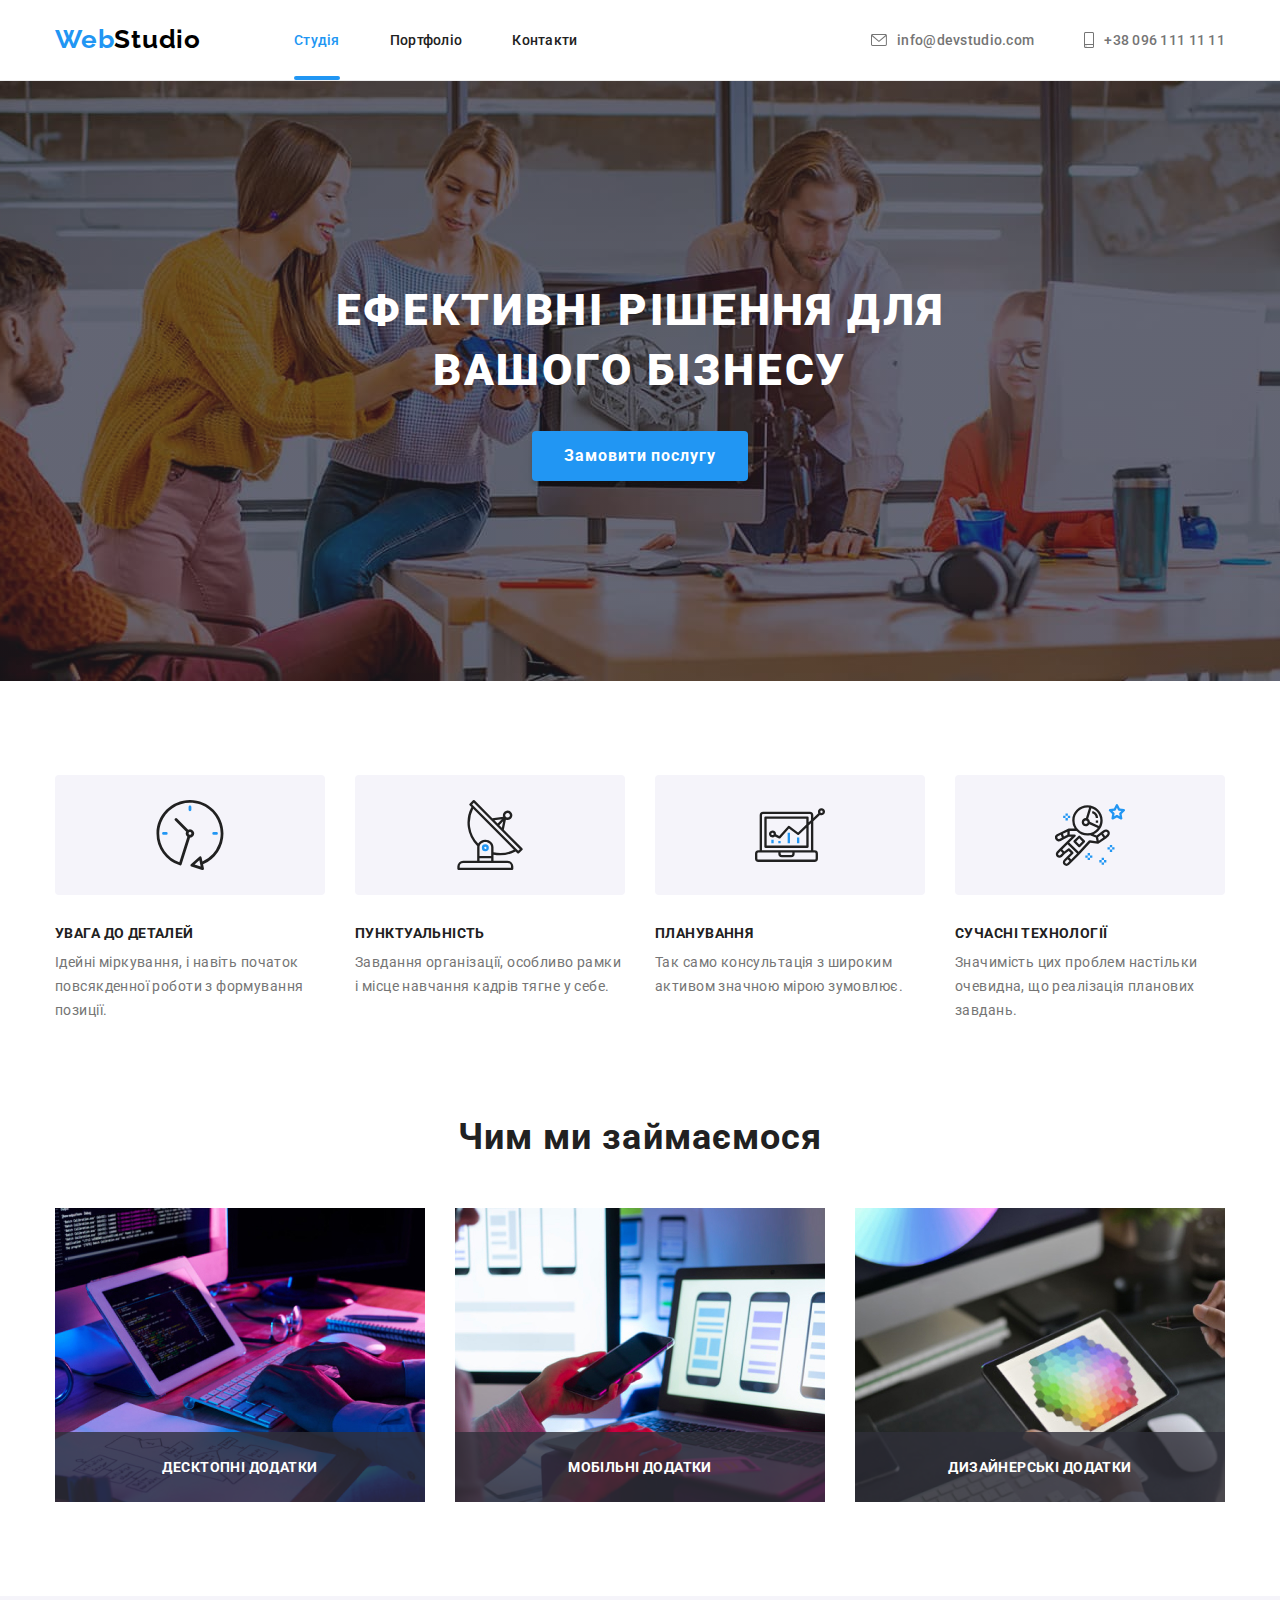
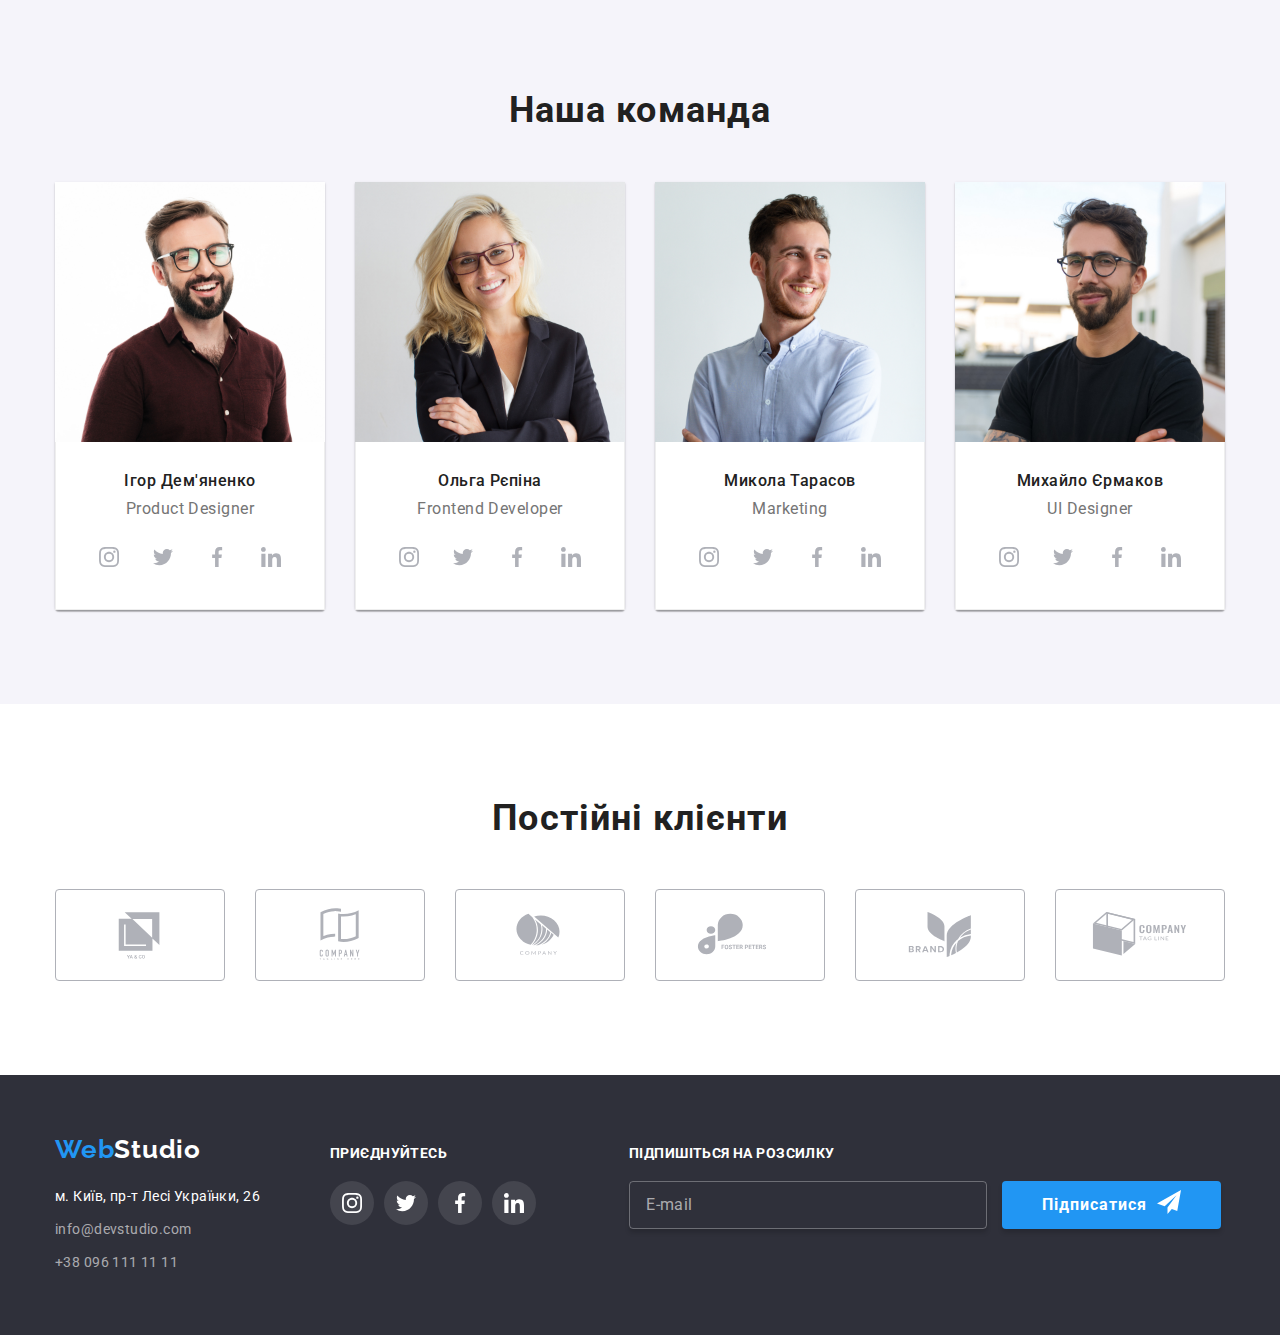
<file: index.html>
<!DOCTYPE html>
<html lang="uk">
<head>
    <meta charset="UTF-8">
    <meta http-equiv="X-UA-Compatible" content="IE=edge">
    <meta name="viewport" content="width=device-width, initial-scale=1.0">
    <title>WebStudio</title>
    <link rel="preconnect" href="https://fonts.googleapis.com">
    <link rel="preconnect" href="https://fonts.gstatic.com" crossorigin>
    <link
        href="https://fonts.googleapis.com/css2?family=Raleway:wght@700&family=Roboto:wght@400;500;700;900&display=swap"
        rel="stylesheet">
         <link rel="stylesheet"
        href="https://cdnjs.cloudflare.com/ajax/libs/modern-normalize/2.0.0/modern-normalize.min.css">
    <link rel="stylesheet" href="css/styles.css">

</head>
                                    <!-- header-->

    <header class="header">
    <div class="container page-header">
        <nav class=" main-nav">
            <a href="WebStudio" class="web-studio">Web<span>Studio</span> </a>
            <ul class="site-nav">
                <li class="item"><a href="#" class="link-current">Студія</a></li>
                <li class="item"><a href="portfolio.html" class="link">Портфоліо</a></li>
                <li class="item"><a href="#number" class="link">Контакти</a></li>
            </ul>
        </nav>
        <ul class="site-second">
            <li class="item1"><a class="studio-link" href="mailto:info@devstudio.com"  
              target="_blank" rel="noopener no-referrer"  aria-label="icon-email">
              <svg class="icon" width="16" height="12">
                <use href="./іmages/sprite.svg#iconemail"></use>
              </svg>
              info@devstudio.com</a>
            </li>

            <li class="item2"><a class="studio-link" href="tel:+380961111111"
             target="_blank" rel="noopener no-referrer"  aria-label="icon-email">
             <svg class="icon" width="10" height="16" >
                <use href="./іmages/sprite.svg#iconsmartphone"></use>
             </svg>
             +38 096 111 11 11</a>
            </li>
        </ul>
    </div>
    </header>
    
                                      <!-- main-->
    
    <main>
        <section class="section-hero">
          <div class="container">
            <h1 class="typography">Ефективні рішення для вашого бізнесу</h1>
            <button type="button" class="button" data-modal-open>Замовити послугу</button>
          </div>
          
          <div class="backdrop is-hidden" data-modal>
              <div class="modal-wrapper">
                <button class="modal-btn" data-modal-close>
                    <svg class="modal-close" width="18" height="18">
                       <use href="./іmages/sprite.svg#iconclose"></use>
                    </svg>
                </button>
                <p class="modal-form"></p>

            <strong class="font-title">Залиште свої дані, ми вам передзвонимо</strong>
        <form  class="modal-form">
            
            <div class="modal-div">
                <label class="modal-label" for="name">Імʼя</label>
                <input class="input-mod" type="text" name="name" id="name" required>
                <svg class="modal-svg" width="18" height="18">
                    <use href="./іmages/sprite.svg#iconperson"></use>
                </svg>
            </div>
             
            
            <div class="modal-div">
                <label class="modal-label" for="tel">Телефон</label>
                <input class="input-mod" type="tel" name="tel" id="tel" required>
                <svg class="modal-svg" width="18" height="18">
                    <use href="./іmages/sprite.svg#iconph"></use>
                </svg>
            </div>
             
            
            <div class="modal-div">
                <label class="modal-label" for="mail">Пошта</label>
                <input class="input-mod" type="email" name="mail" id="mail" required>
                <svg class="modal-svg" width="18" height="18">
                    <use href="./іmages/sprite.svg#iconmal"></use>
                </svg>
                
            </div>  
             

         <div class="modal-div">
            <label class="modal-label" for="coment">Коментар</label>
            <textarea class="holder-text" name="feedback" id="coment" rows="3" placeholder ="Введіть текст" ></textarea>
         </div>
            
            
            
           <div>
            <label class="policy-label" for="policy">
                <input class="text-input" type="checkbox" id="policy" name="text-input" required>
              Погоджуюся з розсилкою та приймаю <a class="policy-link" href="">Умови договору</a>
            </label>
           </div>
          
          
          <button class="modal-submit" type="submit">Відправити</button>

        </form>



              </div>
          </div>

        </section>

        <section class="feature-list">
            <div class="container">
             <ul class="feature-list ul">
                <li class="feature-list li">
                    <div class="middle-div">
                        <svg class="middle-svg" width="70" height="70">
                            <use href="./іmages/sprite.svg#iconclock"></use>
                        </svg>
                    </div>
                    <h3 class="title">УВАГА ДО ДЕТАЛЕЙ</h3>
                    <p class="paragraph">Ідейні міркування, і навіть початок повсякденної  роботи з формування позиції.
                    </p>
                    
                </li>
                <li class="feature-list li">
                    <div class="middle-div">
                       <svg class="middle-svg" width="70" height="70">
                        <use href="./іmages/sprite.svg#iconantenna"></use>
                       </svg>
                    </div>
                    <h3 class="title">ПУНКТУАЛЬНІСТЬ </h3>
                    <p class="paragraph">Завдання організації, особливо рамки і місце навчання кадрів тягне у себе.</p>
                </li>

                <li class="feature-list li">
                    <div class="middle-div">
                        <svg class="middle-svg" width="70" height="70">
                            <use href="./іmages/sprite.svg#icondiagram"></use>
                        </svg>
                    </div>
                    <h3 class="title">ПЛАНУВАННЯ</h3>
                    <p class="paragraph">Так само консультація з широким активом значною мірою зумовлює.</p>
                </li>
                <li class="feature-list li">
                <div class="middle-div">
                    <svg class="middle-svg" width="70" height="70">
                        <use href="./іmages/sprite.svg#iconastronaut"></use>
                    </svg>
                </div>
                    <h3 class="title">СУЧАСНІ ТЕХНОЛОГІЇ</h3>
                    <p class="paragraph">Значимість цих проблем настільки очевидна, що реалізація планових завдань.</p>
                </li>
            </ul>
            </div>
        </section>
   
    
        <section class="section-images">
        <div class="container">
            <h2 class="subject">Чим ми займаємося</h2>
            <ul class="images">
                <li class="images-li">
                    <img class="img" src="іmages/imgjpg1.jpg" alt="Людина друкує на клавіатурі" width="370">
                    <p class="paragraph-img">ДЕСКТОПНІ ДОДАТКИ</p>
                </li>

                <li class="images li">
                    <img class="img" src="іmages/box2jpg.jpg" alt="Дизайнер проектує" width="370">
                    <p class="paragraph-img">МОБІЛЬНІ ДОДАТКИ</p>
                </li>

                <li class="images li">
                    <img class="img" src="іmages/img3.jpg" alt="Дизайнер робить проект на планшеті" width="370">
                    <p class="paragraph-img">ДИЗАЙНЕРСЬКІ ДОДАТКИ</p>
                </li>
            </ul>
        </div>
        </section>
   
        
    
        <section class="bottom-section">
        <div class="container">
            <h2 class="subject">Наша команда</h2>
            <ul class="subject-icon">
                <li class="subject-li">
                    <img class="img" src="іmages/img1.jpg" alt="фото члена команди" width="270">
                    <div class="bottom-div">
                        <h3 class="subtitle"> Ігор Дем'яненко</h3>
                        <p class="lead">Product Designer</p>
                       
                        <ul class="social-list">
                            <li class="social-items">
                                <a class="social-links" href="https://www.instagram.com/" target="_blank" rel="no-referrer"
                                    aria-label="іконка Інстаграм">
                                    <svg width="20" height="20">
                                        <use href="./іmages/sprite.svg#iconinstagram"></use>
                                    </svg>
                                </a>
                            </li>
                            <li class="social-items">
                                <a class="social-links" href="https://twitter.com/?lang=uk" target="_blank" rel="no-referrer"
                                    aria-label="іконка Твіттер">
                                    <svg width="20" height="20">
                                        <use href="./іmages/sprite.svg#icontwitter"></use>
                                    </svg>
                                </a>
                            </li>
                            <li class="social-items">
                                <a class="social-links" href="https://www.facebook.com/?locale=uk_UA" target="_blank" rel="no-referrer"
                                    aria-label="іконка Фейсбук">
                                    <svg width="20" height="20">
                                        <use href="./іmages/sprite.svg#iconfacebook"></use>
                                    </svg>
                                </a>
                            </li>
                            <li class="social-items">
                                <a class="social-links" href="https://ua.linkedin.com/" target="_blank" rel="no-referrer"
                                    aria-label="іконка лінкеїн">
                                    <svg width="20" height="20">
                                        <use href="./іmages/sprite.svg#iconin"></use>
                                    </svg>
                                </a>
                            </li>
                        </ul>
                    </div>
                </li>


                <li class="subject-li" >
                    <img class="img" src="іmages/img2.jpg" alt="фото члена команди" width="270">
                    <div class="bottom-div">
                        <h3 class="subtitle">Ольга Рєпіна</h3>
                        <p class="lead">Frontend Developer</p>

                    <ul class="social-list">
                        <li class="social-items">
                            <a class="social-links" href="https://www.instagram.com/" target="_blank" rel="no-referrer"
                                aria-label="іконка Інстаграм">
                                <svg width="20" height="20">
                                    <use href="./іmages/sprite.svg#iconinstagram"></use>
                                </svg>
                            </a>
                        </li>
                        <li class="social-items">
                            <a class="social-links" href="https://twitter.com/?lang=uk" target="_blank" rel="no-referrer"
                                aria-label="іконка Твіттер">
                                <svg width="20" height="20">
                                    <use href="./іmages/sprite.svg#icontwitter"></use>
                                </svg>
                            </a>
                        </li>
                        <li class="social-items">
                            <a class="social-links" href="https://www.facebook.com/?locale=uk_UA" target="_blank" rel="no-referrer"
                                aria-label="іконка Фейсбук">
                                <svg width="20" height="20">
                                    <use href="./іmages/sprite.svg#iconfacebook"></use>
                                </svg>
                            </a>
                        </li>
                        <li class="social-items">
                            <a class="social-links" href="https://ua.linkedin.com/" target="_blank" rel="no-referrer"
                                aria-label="іконка лінкеїн">
                                <svg width="20" height="20">
                                    <use href="./іmages/sprite.svg#iconin"></use>
                                </svg>
                            </a>
                        </li>
                    </ul>
                    </div>
                </li >



                <li class="subject-li" >
                    <img class="img" src="іmages/imgjpg3.jpg" alt="фото члена команди" width="270">
                    <div class="bottom-div">
                        <h3 class="subtitle">Микола Тарасов</h3>
                        <p class="lead">Marketing</p>


                        <ul class="social-list">
                            <li class="social-items">
                                <a class="social-links" href="https://www.instagram.com/" target="_blank" rel="no-referrer"
                                    aria-label="іконка Інстаграм">
                                    <svg width="20" height="20">
                                        <use href="./іmages/sprite.svg#iconinstagram"></use>
                                    </svg>
                                </a>
                            </li>
                            <li class="social-items">
                                <a class="social-links" href="https://twitter.com/?lang=uk" target="_blank" rel="no-referrer"
                                    aria-label="іконка Твіттер">
                                    <svg width="20" height="20">
                                        <use href="./іmages/sprite.svg#icontwitter"></use>
                                    </svg>
                                </a>
                            </li>
                            <li class="social-items">
                                <a class="social-links" href="https://www.facebook.com/?locale=uk_UA" target="_blank" rel="no-referrer"
                                    aria-label="іконка Фейсбук">
                                    <svg width="20" height="20">
                                        <use href="./іmages/sprite.svg#iconfacebook"></use>
                                    </svg>
                                </a>
                            </li>
                            <li class="social-items">
                                <a class="social-links" href="https://ua.linkedin.com/" target="_blank" rel="no-referrer"
                                    aria-label="іконка лінкеїн">
                                    <svg width="20" height="20">
                                        <use href="./іmages/sprite.svg#iconin"></use>
                                    </svg>
                                </a>
                            </li>
                        </ul>
                    </div>
                    
                </li>
                <li class="subject-li" >
                    <img class="img" src="іmages/img4.jpg" alt="фото члена команди" width="270">
                    <div class="bottom-div">
                       <h3 class="subtitle">Михайло Єрмаков</h3>
                       <p class="lead">UI Designer</p>

                       
                    <ul class="social-list">
                        <li class="social-items">
                            <a class="social-links" href="https://www.instagram.com/" target="_blank" rel="no-referrer"
                                aria-label="іконка Інстаграм">
                                <svg width="20" height="20">
                                    <use href="./іmages/sprite.svg#iconinstagram"></use>
                                </svg>
                            </a>
                        </li>
                        <li class="social-items">
                            <a class="social-links" href="https://twitter.com/?lang=uk" target="_blank" rel="no-referrer"
                                aria-label="іконка Твіттер">
                                <svg width="20" height="20">
                                    <use href="./іmages/sprite.svg#icontwitter"></use>
                                </svg>
                            </a>
                        </li>
                        <li class="social-items">
                            <a class="social-links" href="https://www.facebook.com/?locale=uk_UA" target="_blank" rel="no-referrer"
                                aria-label="іконка Фейсбук">
                                <svg width="20" height="20">
                                    <use href="./іmages/sprite.svg#iconfacebook"></use>
                                </svg>
                            </a>
                        </li>
                        <li class="social-items">
                            <a class="social-links" href="https://ua.linkedin.com/" target="_blank" rel="no-referrer"
                                aria-label="іконка лінкеїн">
                                <svg width="20" height="20">
                                    <use href="./іmages/sprite.svg#iconin"></use>
                                </svg>
                            </a>
                        </li>
                    </ul>
                   </div>
                </li>
            </ul>
        </div>
        </section>


      <section class="clients-section">
        <div class="container">
            <h2 class="bottom-title">Постійні клієнти</h2>
            <ul class="clients-list"> 
                <li class="clients-item">
                    <a class="clients-links" href="">
                     <svg class="clients-icon" width="106" height="60">
                        <use href="./іmages/sprite.svg#iconLogo1"></use>
                     </svg>
                    </a>
                </li>
                <li class="clients-item">
                    <a class="clients-links" href="">
                        <svg class="clients-icon" width="106" height="60">
                            <use href="./іmages/sprite.svg#iconLogo2"></use>
                        </svg>
                    </a>
                </li>
                <li class="clients-item">
                    <a class="clients-links" href="">
                        <svg class="clients-icon" width="106" height="60">
                            <use href="./іmages/sprite.svg#iconLogo3"></use>
                        </svg>
                    </a>
                </li>
                <li class="clients-item">
                    <a class="clients-links" href="">
                        <svg class="clients-icon" width="106" height="60">
                            <use href="./іmages/sprite.svg#iconLogo4"></use>
                        </svg>
                    </a>
                </li>
                <li class="clients-item">
                    <a class="clients-links" href="">
                        <svg class="clients-icon" width="106" height="60">
                            <use href="./іmages/sprite.svg#iconLogo5"></use>
                        </svg>
                    </a>
                </li>
                <li class="clients-item">
                    <a class="clients-links" href="">
                        <svg class="clients-icon" width="106" height="60">
                            <use href="./іmages/sprite.svg#iconLogo6"></use>
                        </svg>
                    </a>
                </li>

            </ul>
        </div>
      </section>

    </main>


                                  <!--footer-->

                                    
    <footer class="footer">
     <div class="container  container-footer">
           <div class="footer-div1">
               <a href="WebStudio" class="studio-footer"> Web<span>Studio</span></a>
                 <address class="footer-address">
                <p class="address">м. Київ, пр-т Лесі Українки, 26</p>
                    <ul class="footer-ul">
                         <li class="footer-li"><a href="mailto:info@devstudio.com" class="mail">info@devstudio.com</a></li>
                        <li><a href="tel:+380961111111" class="mail" id="#number" >+38 096 111 11 11</a></li>
                    </ul>
               </address>
             </div>

         <div class="footer-div2">
                <p class="footer-title">Приєднуйтесь</p>
                <ul class="bottom-list">
                    <li class="social-li">
                        <a class="bottom-links" href="https://www.instagram.com/" target="_blank" rel="no-referrer"
                            aria-label="іконка Інстаграм">
                            <svg width="20" height="20">
                                <use href="./іmages/sprite.svg#iconinstagram"></use>
                            </svg>
                        </a>
                    </li>
                    <li class="social-li">
                        <a class="bottom-links" href="https://twitter.com/?lang=uk" target="_blank" rel="no-referrer"
                            aria-label="іконка Твіттер">
                            <svg width="20" height="20">
                                <use href="./іmages/sprite.svg#icontwitter"></use>
                            </svg>
                        </a>
                    </li>
                    <li class="social-li">
                        <a class="bottom-links" href="https://ua.linkedin.com/" target="_blank" rel="no-referrer"
                        aria-label="іконка Фейсбук">
                            <svg width="20" height="20">
                                <use href="./іmages/sprite.svg#iconfacebook"></use>
                            </svg>
                        </a>
                    </li>
                    <li class="social-li">
                        <a class="bottom-links" href="https://ua.linkedin.com/" target="_blank" rel="no-referrer"
                            aria-label="іконка лінкеїн">
                            <svg width="20" height="20">
                                <use href="./іmages/sprite.svg#iconin"></use>
                            </svg>
                        </a>
                    </li>
                </ul>
                </div>


                <form class="footer-form">
                    <label class="footer-label" for="email">Підпишіться на розсилку</label>
                    <input class="footer-input" type="email" name="footer-input" placeholder="E-mail" id="email">
                    <button class="footer-btn" type="submit">
                        Підписатися
                        <svg class="footer-svg" width="24" height="24">
                            <use href="./іmages/sprite.svg#iconicon-send"></use>
                        </svg>
                    </button>
                    
                </form>

                
     </div>
            
     
       

    


    </footer>

  
    <script src="./js/modal.js"></script>

</body>


</html>
</file>
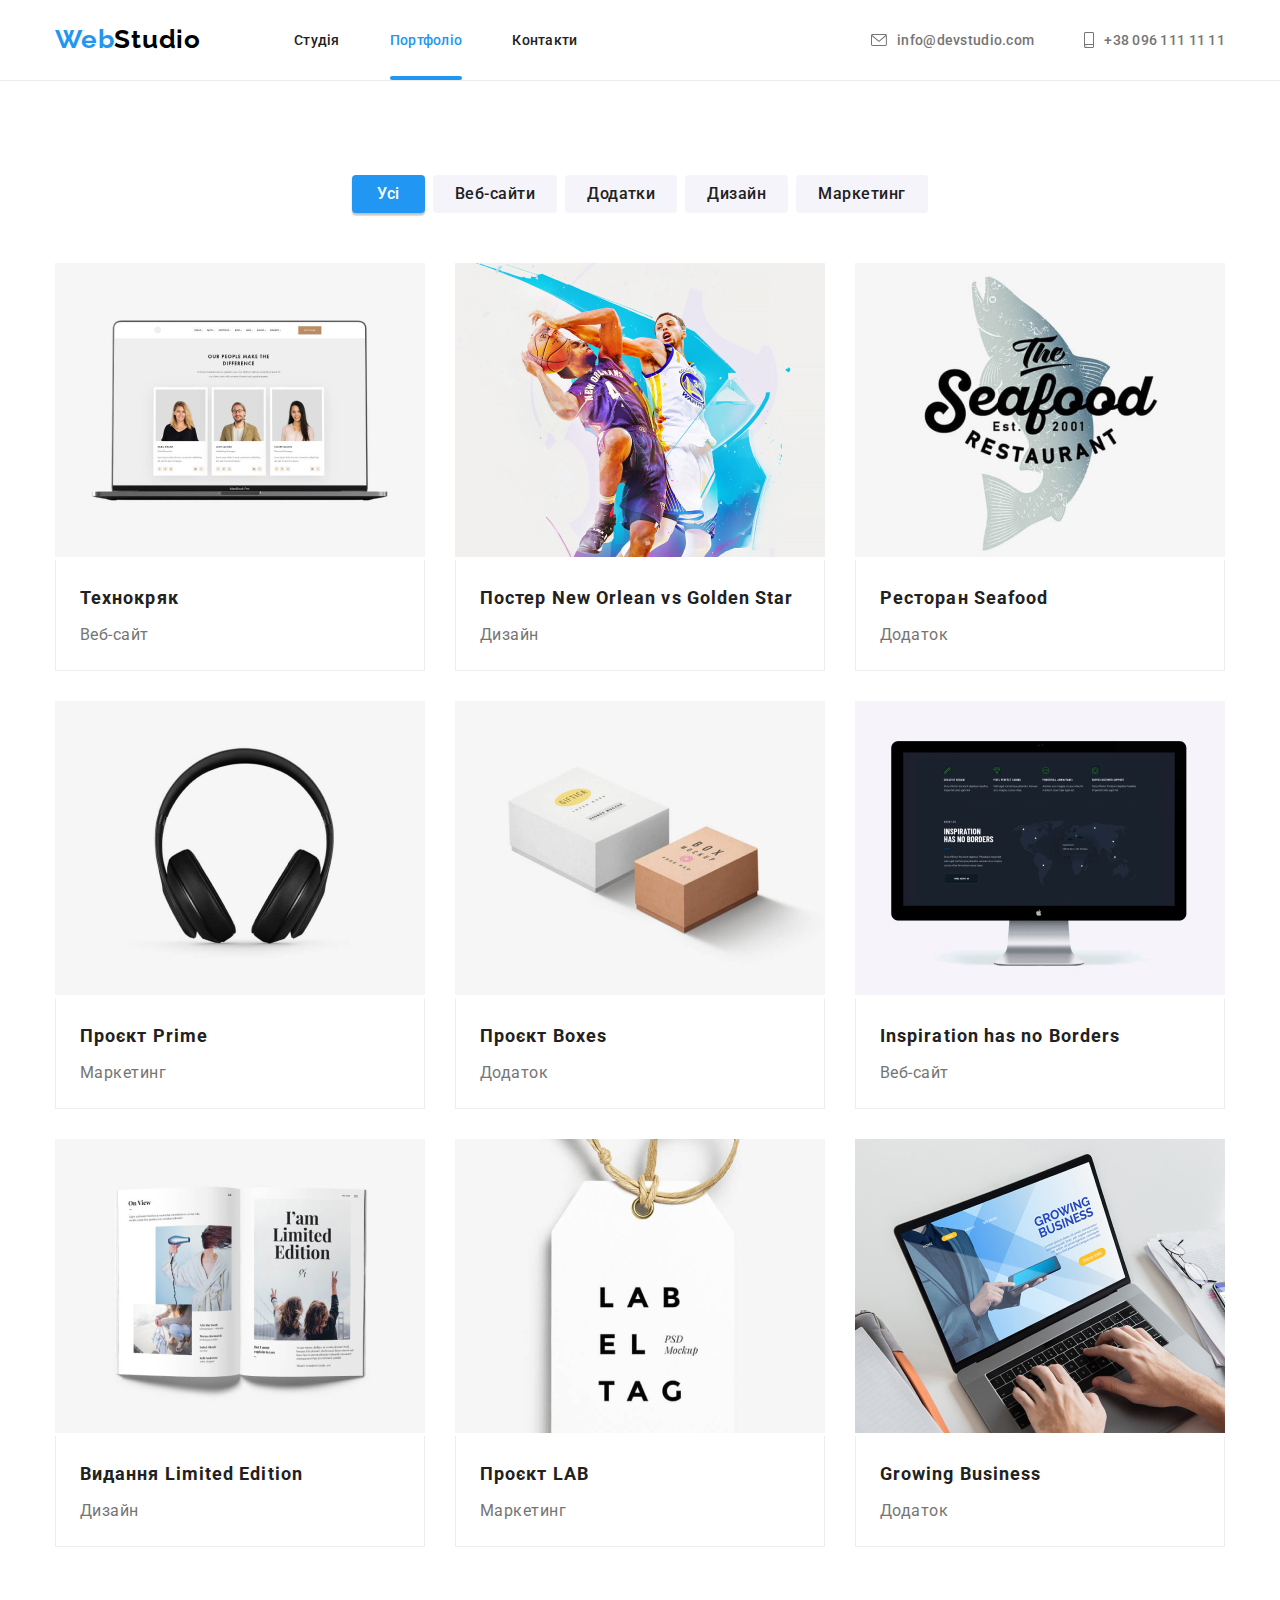
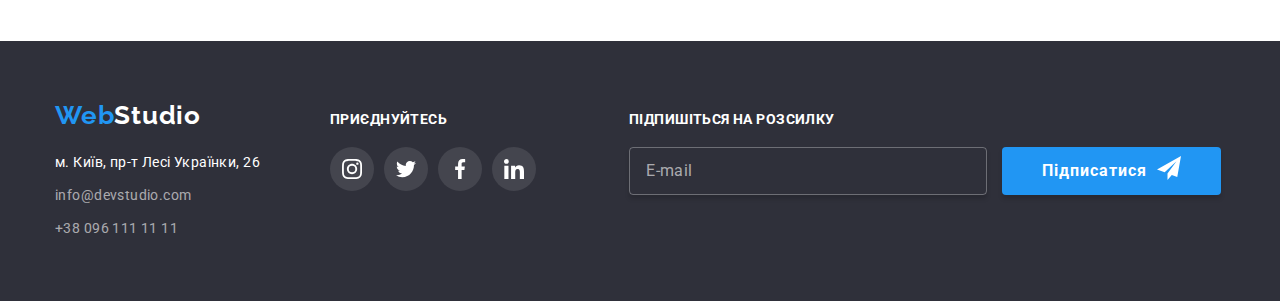
<file: portfolio.html>
<!DOCTYPE html>
<html lang="uk">

<head>
    <meta charset="UTF-8">
    <meta http-equiv="X-UA-Compatible" content="IE=edge">
    <meta name="viewport" content="width=device-width, initial-scale=1.0">
    <title>Portfolio</title>
    <link rel="preconnect" href="https://fonts.googleapis.com">
    <link rel="preconnect" href="https://fonts.gstatic.com" crossorigin>
    <link
        href="https://fonts.googleapis.com/css2?family=Raleway:wght@700&family=Roboto:wght@400;500;700;900&display=swap"
        rel="stylesheet">
    <link rel="stylesheet"
        href="https://cdnjs.cloudflare.com/ajax/libs/modern-normalize/2.0.0/modern-normalize.min.css">
    <link rel="stylesheet" href="css/styles.css">
</head>

<body>
    <header class="header">
        <div class="container page-header">
            <nav class=" main-nav">
                <a href="WebStudio" class="web-studio">Web<span>Studio</span> </a>
                <ul class="site-nav">
                    <li class="item"><a href="index.html" class="link">Студія</a></li>
                    <li class="item"><a href="#" class="link-current">Портфоліо</a></li>
                    <li class="item"><a href="#number" class="link">Контакти</a></li>
                </ul>
            </nav>
    
    
                <ul class="site-second">
            <li class="item1"><a class="studio-link" href="mailto:info@devstudio.com"  
              target="_blank" rel="noopener no-referrer"  aria-label="icon-email">
              <svg class="icon" width="16" height="12">
                <use href="./іmages/sprite.svg#iconemail"></use>
              </svg>
              info@devstudio.com</a>
            </li>

            <li class="item2"><a class="studio-link" href="tel:+380961111111"
             target="_blank" rel="noopener no-referrer"  aria-label="icon-email">
             <svg class="icon" width="10" height="16" >
                <use href="./іmages/sprite.svg#iconsmartphone"></use>
             </svg>
             +38 096 111 11 11</a>
            </li>
        </ul>
        </div>
    </header>
   

    <main>
            <section class="button-section">
            <div class="container">
                <ul class="links">
                    <li class="links-li"><button type="button" class="navigation-first">Усі</button></li>
                    <li class="links-li"><button type="button" class="navigation">Веб-сайти</button></li>
                    <li class="links-li"><button type="button" class="navigation">Додатки</button></li>
                    <li class="links-li"><button type="button" class="navigation">Дизайн</button></li>
                    <li class="links-li"><button type="button" class="navigation">Маркетинг</button></li>
                </ul>

                <ul class="tagline">
                    <li class="img">
                        <a class="list-links" href="">
                            <div class="overlay">
                                <img class="galery-images" src="іmages/img1.1jpg.jpg" alt="Веб-студіо" width="370">
                                   <p class="project-text">Ресурс пропонує комплексні пропозиції з різним рівнем функціоналу та сервісів.
                                   Все це дозволить відвідувачу отримати вичерпні відомості про компанію чи
                                   приватну особу.
                                   </p>
                            </div>

                            <div class="tagline-div">
                                <h3 class="subtitles">Технокряк</h3>
                                <p class="paragraph">Веб-сайт</p>
                            </div>
                                         
                        </a>
                    </li>

                    <li class="img">
                       
                        <a class="list-links" href="">
                        <div class="overlay">
                            <img src="іmages/img2.2jpg.jpg" alt="Веб-студіо" width="370">
                                <p class="project-text">Ресурс пропонує комплексні пропозиції з різним рівнем функціоналу та сервісів.
                                    Все це дозволить відвідувачу отримати вичерпні відомості про компанію чи
                                    приватну особу.
                                </p>
                        </div>

                        <div class="tagline-div">
                            <h3 class="subtitles">Постер New Orlean vs Golden Star</h3>
                            <p class="paragraph">Дизайн</p>
                        </div>  
                        </a>
                    </li>

                    <li class="img">
                        <a class="list-links" href="">
                            <div class="overlay">
                                <img src="іmages/img3.3.jpg" alt="Веб-студіо" width="370">
                                <p class="project-text">Ресурс пропонує комплексні пропозиції з різним рівнем функціоналу та сервісів.
                                    Все це дозволить відвідувачу отримати вичерпні відомості про компанію чи
                                    приватну особу.
                                </p>
                            </div>
                        
                            <div class="tagline-div">
                            <h3 class="subtitles">Ресторан Seafood</h3>
                            <p class="paragraph">Додаток</p>
                            </div>
                        </a>
                    </li>

                    <li class="img">
                        <a class="list-links" href="">
                            <div class="overlay">
                                <img src="іmages/img4.4jpg.jpg" alt="Веб-студіо" width="370">
                                <p class="project-text">Ресурс пропонує комплексні пропозиції з різним рівнем функціоналу та сервісів.
                                    Все це дозволить відвідувачу отримати вичерпні відомості про компанію чи
                                    приватну особу.
                                </p>
                            </div>
                                 <div class="tagline-div">
                             <h3 class="subtitles">Проєкт Prime</h3>
                             <p class="paragraph">Маркетинг</p>
                            </div>
                        </a>
                    </li>

                    <li class="img">
                        <a class="list-links" href="">
                            <div class="overlay">
                                <img src="іmages/img5.5jpg.jpg" alt="Веб-студіо" width="370">
                                <p class="project-text">Ресурс пропонує комплексні пропозиції з різним рівнем функціоналу та сервісів.
                                    Все це дозволить відвідувачу отримати вичерпні відомості про компанію чи
                                    приватну особу.
                                </p>
                            </div>
                             <div class="tagline-div">
                            <h3 class="subtitles">Проєкт Boxes</h3>
                            <p class="paragraph">Додаток</p>
                            </div>
                        </a>
                    </li>

                    <li class="img">
                            <a class="list-links" href="">
                                <div class="overlay">
                                    <img src="іmages/img6.6jpg.jpg" alt="Веб-студіо" width="370">
                                    <p class="project-text">Ресурс пропонує комплексні пропозиції з різним рівнем функціоналу та сервісів.
                                        Все це дозволить відвідувачу отримати вичерпні відомості про компанію чи
                                        приватну особу.
                                    </p>
                                </div>
                                <div class="tagline-div">
                                 <h3 class="subtitles">Inspiration has no Borders</h3>
                                 <p class="paragraph">Веб-сайт</p>
                               </div>
                        </a>
                    </li>

                        <li class="img">
                            <a class="list-links" href="">
                                <div class="overlay">
                                    <img src="іmages/img7.7jpg.jpg" alt="Веб-студіо" width="370">
                                    <p class="project-text">Ресурс пропонує комплексні пропозиції з різним рівнем функціоналу та сервісів.
                                        Все це дозволить відвідувачу отримати вичерпні відомості про компанію чи
                                        приватну особу.
                                    </p>
                                </div>
                                 <div class="tagline-div">
                                   <h3 class="subtitles">Видання Limited Edition</h3>
                                   <p class="paragraph">Дизайн</p>
                                </div>
                            </a>
                       </li>

                        <li class="img">
                            <a class="list-links" href="">
                                <div class="overlay">
                                    <img src="іmages/img8.8jpg.jpg" alt="Веб-студіо" width="370">
                                    <p class="project-text">Ресурс пропонує комплексні пропозиції з різним рівнем функціоналу та сервісів.
                                        Все це дозволить відвідувачу отримати вичерпні відомості про компанію чи
                                        приватну особу.
                                    </p>
                                </div>
                                <div class="tagline-div">
                                   <h3 class="subtitles">Проєкт LAB</h3>
                                   <p class="paragraph">Маркетинг</p>
                               </div>  
                        </a>
                    </li>

                        <li class="img">
                            <a class="list-links" href="">
                                <div class="overlay">
                                    <img src="іmages/img9.9jpg.jpg" alt="Веб-студіо" width="370">
                                    <p class="project-text">Ресурс пропонує комплексні пропозиції з різним рівнем функціоналу та сервісів.
                                        Все це дозволить відвідувачу отримати вичерпні відомості про компанію чи
                                        приватну особу.
                                    </p>
                                </div>
                                 <div class="tagline-div">
                                <h3 class="subtitles">Growing Business</h3>
                                <p class="paragraph">Додаток</p>
                                 </div>
                        </a>
                         </li>

                </ul>
            </div>
            </section>
        
    </main>

<footer class="footer">
    <div class="container  container-footer">
        <div class="footer-div1">
            <a href="WebStudio" class="studio-footer"> Web<span>Studio</span></a>
            <address class="footer-address">
                <p class="address">м. Київ, пр-т Лесі Українки, 26</p>
                <ul class="footer-ul">
                    <li class="footer-li"><a href="mailto:info@devstudio.com" class="mail">info@devstudio.com</a></li>
                    <li><a href="tel:+380961111111" class="mail" id="number">+38 096 111 11 11</a></li>
                </ul>
            </address>
        </div>
 





        <div class="footer-div2">
            <p class="footer-title">Приєднуйтесь</p>
            <ul class="bottom-list">
                <li class="social-li">
                    <a class="bottom-links" href="https://www.instagram.com/" target="_blank" rel="no-referrer"
                        aria-label="іконка Інстаграм">
                        <svg width="20" height="20">
                            <use href="./іmages/sprite.svg#iconinstagram"></use>
                        </svg>
                    </a>
                </li>
                <li class="social-li">
                    <a class="bottom-links" href="https://twitter.com/?lang=uk" target="_blank" rel="no-referrer"
                        aria-label="іконка Твіттер">
                        <svg width="20" height="20">
                            <use href="./іmages/sprite.svg#icontwitter"></use>
                        </svg>
                    </a>
                </li>
                <li class="social-li">
                    <a class="bottom-links" href="https://ua.linkedin.com/" target="_blank" rel="no-referrer"
                        aria-label="іконка Фейсбук">
                        <svg width="20" height="20">
                            <use href="./іmages/sprite.svg#iconfacebook"></use>
                        </svg>
                    </a>
                </li>
                <li class="social-li">
                    <a class="bottom-links" href="https://ua.linkedin.com/" target="_blank" rel="no-referrer"
                        aria-label="іконка лінкеїн">
                        <svg width="20" height="20">
                            <use href="./іmages/sprite.svg#iconin"></use>
                        </svg>
                    </a>
                </li>
            </ul>
        </div>



        <form class="footer-form">
            <label class="footer-label" for="email">Підпишіться на розсилку</label>
            <input class="footer-input" type="email" name="footer-input" placeholder="E-mail">
            <button class="footer-btn" type="submit">
                Підписатися
                <svg class="footer-svg" width="24" height="24">
                    <use href="./іmages/sprite.svg#iconicon-send"></use>
                </svg>
            </button>
        
        </form>
    </div>

</footer>
</footer>


</body>
</file>
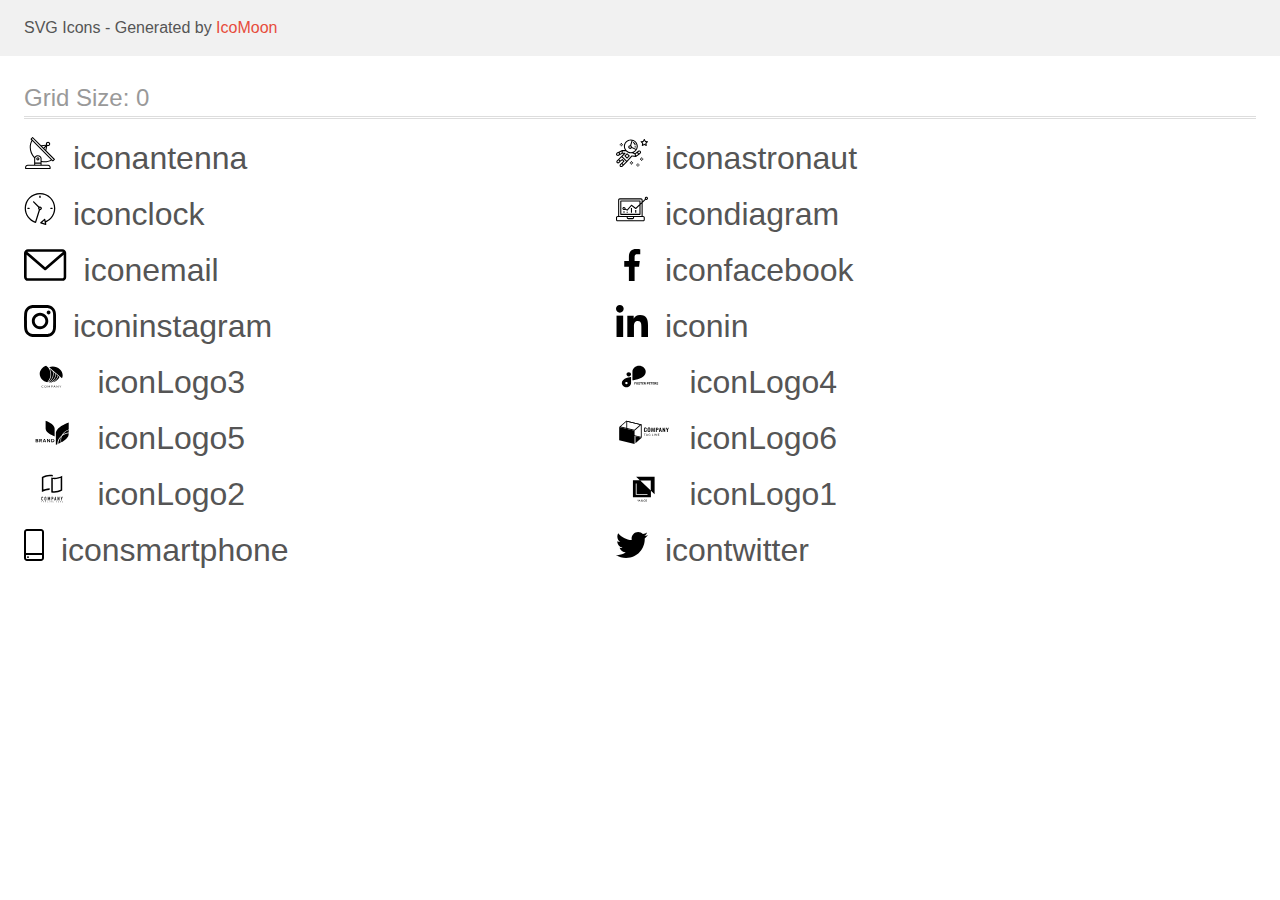
<file: icomoon/demo.html>
<!doctype html>
<html>
<head>
    <title>IcoMoon - SVG Icons</title>
    <meta charset="utf-8">
    <meta name="viewport" content="width=device-width, initial-scale=1">
    <link rel="stylesheet" href="demo-files/demo.css">
    <link rel="stylesheet" href="style.css">
</head>
<body>
<svg aria-hidden="true" style="position: absolute; width: 0; height: 0; overflow: hidden;" version="1.1" xmlns="http://www.w3.org/2000/svg" xmlns:xlink="http://www.w3.org/1999/xlink">
<defs>
<symbol id="iconantenna" viewBox="0 0 32 32">
<path d="M30.773 22.098l-8.443-8.505 0.937-4.615c0.242 0.094 0.499 0.144 0.758 0.146h0.006c1.192 0.014 2.17-0.941 2.184-2.133s-0.941-2.17-2.133-2.184c-1.192-0.014-2.17 0.941-2.184 2.133-0.003 0.255 0.039 0.509 0.125 0.749l-4.96 0.605-8.091-8.133c-0.099-0.101-0.235-0.159-0.377-0.16-0.14 0.001-0.274 0.056-0.373 0.155l-1.513 1.504c-0.208 0.208-0.208 0.546 0 0.754l0.814 0.826c-3.153 5.798-2.129 12.978 2.519 17.663 0.043 0.041 0.092 0.074 0.146 0.098-0.034 0.18-0.051 0.364-0.052 0.547v6.187h-6.4c-1.472 0.002-2.665 1.195-2.667 2.667v1.067c0 0.295 0.239 0.533 0.533 0.533h24.533c0.295 0 0.533-0.239 0.533-0.533v-1.067c-0.002-1.472-1.195-2.665-2.667-2.667h-6.4v-2.742c1.003 0.21 2.024 0.317 3.049 0.32 2.458-0.003 4.877-0.615 7.040-1.783l0.818 0.823c0.099 0.101 0.235 0.159 0.377 0.16 0.14-0.001 0.274-0.056 0.373-0.155l1.513-1.504c0.208-0.208 0.208-0.546 0-0.754zM23.28 6.233c0.418-0.415 1.093-0.414 1.508 0.004s0.414 1.093-0.004 1.508c-0.2 0.199-0.47 0.31-0.752 0.31h-0.003c-0.589-0.003-1.064-0.483-1.061-1.072 0.002-0.282 0.115-0.552 0.314-0.751h-0.002zM22.024 9.738l-0.598 2.946-1.175-1.182 1.774-1.763zM21.419 8.836l-1.92 1.909-1.485-1.493 3.405-0.415zM24.004 28.8c0.884 0 1.6 0.716 1.6 1.6v0.533h-23.467v-0.533c0-0.884 0.716-1.6 1.6-1.6h20.267zM16.537 26.667v1.067h-5.333v-1.067h5.333zM11.204 25.6v-4.053c0-1.294 1.196-2.347 2.667-2.347s2.667 1.053 2.667 2.347v4.053h-5.333zM17.604 23.904v-2.357c0-1.882-1.675-3.413-3.733-3.413-1.331-0.020-2.576 0.657-3.281 1.786-4.058-4.274-4.971-10.645-2.279-15.887l18.602 18.708c-2.872 1.461-6.165 1.873-9.309 1.163zM28.893 23.22l-21.057-21.181 0.755-0.752 7.935 7.98c0.004 0 0.006 0.007 0.010 0.010l13.115 13.191-0.757 0.752z"></path>
<path d="M13.876 20.267h-0.005c-0.884-0.001-1.601 0.714-1.602 1.598s0.714 1.601 1.598 1.602h0.005c0.884 0.001 1.601-0.714 1.602-1.598s-0.714-1.601-1.598-1.602zM14.249 22.245c-0.1 0.1-0.236 0.156-0.378 0.155-0.295-0.002-0.532-0.242-0.531-0.536 0.001-0.141 0.057-0.276 0.157-0.375s0.233-0.154 0.373-0.155c0.295 0.002 0.532 0.241 0.53 0.536-0.001 0.141-0.057 0.276-0.157 0.375h0.005z"></path>
</symbol>
<symbol id="iconastronaut" viewBox="0 0 32 32">
<path d="M31.974 4.524c-0.063-0.193-0.229-0.333-0.43-0.363l-1.91-0.278-0.855-1.731c-0.179-0.365-0.777-0.365-0.956 0l-0.855 1.731-1.91 0.278c-0.201 0.029-0.367 0.17-0.431 0.363-0.062 0.193-0.011 0.405 0.135 0.547l1.383 1.348-0.326 1.903c-0.034 0.2 0.048 0.402 0.212 0.522 0.166 0.121 0.382 0.135 0.562 0.040l1.709-0.899 1.709 0.899c0.078 0.041 0.164 0.061 0.249 0.061 0.11 0 0.221-0.034 0.314-0.102 0.164-0.119 0.246-0.322 0.212-0.522l-0.326-1.903 1.383-1.348c0.145-0.142 0.197-0.354 0.135-0.547zM29.511 5.851c-0.125 0.122-0.183 0.299-0.153 0.472l0.191 1.114-1-0.526c-0.078-0.041-0.163-0.061-0.249-0.061s-0.17 0.020-0.249 0.061l-1.001 0.526 0.191-1.114c0.030-0.173-0.028-0.349-0.153-0.472l-0.81-0.789 1.119-0.163c0.174-0.025 0.324-0.134 0.402-0.292l0.5-1.013 0.5 1.013c0.078 0.157 0.228 0.267 0.402 0.292l1.119 0.163-0.809 0.789z"></path>
<path d="M26.134 20.522h-1.067v1.067h1.067v-1.067z"></path>
<path d="M26.134 22.656h-1.067v1.067h1.067v-1.067z"></path>
<path d="M27.2 21.589h-1.067v1.067h1.067v-1.067z"></path>
<path d="M25.067 21.589h-1.067v1.067h1.067v-1.067z"></path>
<path d="M22.4 26.389h-1.067v1.067h1.067v-1.067z"></path>
<path d="M22.4 28.522h-1.067v1.067h1.067v-1.067z"></path>
<path d="M23.467 27.456h-1.067v1.067h1.067v-1.067z"></path>
<path d="M21.333 27.456h-1.067v1.067h1.067v-1.067z"></path>
<path d="M16 24.256h-1.067v1.067h1.067v-1.067z"></path>
<path d="M16 26.389h-1.067v1.067h1.067v-1.067z"></path>
<path d="M17.067 25.322h-1.067v1.067h1.067v-1.067z"></path>
<path d="M14.933 25.322h-1.067v1.067h1.067v-1.067z"></path>
<path d="M5.867 6.122h-1.067v1.067h1.067v-1.067z"></path>
<path d="M5.867 8.255h-1.067v1.067h1.067v-1.067z"></path>
<path d="M6.933 7.189h-1.067v1.067h1.067v-1.067z"></path>
<path d="M4.8 7.189h-1.067v1.067h1.067v-1.067z"></path>
<path d="M24.715 14.159c-0.287-0.388-0.709-0.637-1.188-0.705-0.481-0.068-0.956 0.058-1.34 0.352l-1.252 0.96-1.898 1.417-1.358-0.541c2.421-1.086 4.114-3.508 4.114-6.32 0-3.823-3.123-6.933-6.961-6.933s-6.961 3.11-6.961 6.933c0 1.386 0.414 2.674 1.12 3.758l-2.764-0.024c-0.002 0-0.003 0-0.005 0-0.009 0-0.015 0.004-0.023 0.005-0.053 0.002-0.105 0.013-0.155 0.031-0.013 0.005-0.026 0.008-0.038 0.013-0.006 0.003-0.013 0.003-0.019 0.006l-3.233 1.596c-0.001 0-0.001 0-0.001 0.001l-1.893 0.911c-0.021 0.009-0.042 0.021-0.063 0.035-0.755 0.502-1.012 1.489-0.598 2.295 0.22 0.429 0.595 0.745 1.056 0.889 0.178 0.055 0.359 0.083 0.539 0.083 0.29 0 0.577-0.071 0.839-0.211l1.388-0.738 2.264-1.169 1.357-0.008-5.442 5.416c-0.001 0.001-0.001 0.001-0.002 0.001l-1.339 1.333c-0.316 0.315-0.49 0.732-0.49 1.178s0.174 0.863 0.49 1.179c0.325 0.323 0.752 0.485 1.179 0.485s0.854-0.162 1.18-0.485l1.314-1.309 1.741-1.3 0.901 0.897-1.762 1.754c-0 0.001-0.001 0.001-0.002 0.001l-1.339 1.333c-0.316 0.315-0.49 0.732-0.49 1.178s0.174 0.863 0.49 1.179c0.325 0.323 0.753 0.485 1.18 0.485s0.855-0.162 1.18-0.485l3.482-3.467c0.001-0.001 0.001-0.001 0.001-0.002l1.010-1-0.004-0.004c0.006-0.006 0.015-0.009 0.022-0.015l5.166-5.658 3.471 0.494c0.025 0.004 0.050 0.005 0.075 0.005 0.065 0 0.127-0.015 0.187-0.038 0.018-0.006 0.033-0.015 0.050-0.023 0.019-0.010 0.039-0.015 0.058-0.027l3.213-2.133c0.012-0.008 0.018-0.021 0.029-0.029 0.013-0.010 0.029-0.014 0.041-0.026l1.271-1.191c0.662-0.62 0.753-1.635 0.212-2.362zM2.13 17.77c-0.173 0.093-0.37 0.111-0.558 0.052-0.187-0.058-0.338-0.186-0.427-0.358-0.161-0.314-0.068-0.695 0.214-0.902l1.314-0.632 0.449 1.312-0.992 0.528zM5.628 15.942l-1.548 0.8-0.439-1.283 2.027-1.001-0.040 1.484zM20.727 9.322c0 0.918-0.219 1.785-0.599 2.559l-4.181-1.899c-0.044-0.573-0.341-1.075-0.788-1.388l1.464-4.86c2.378 0.756 4.105 2.974 4.105 5.588zM8.938 9.322c0-3.235 2.644-5.867 5.894-5.867 0.253 0 0.5 0.021 0.745 0.052l-1.432 4.754c-0.019-0.001-0.037-0.006-0.057-0.006-1.033 0-1.873 0.837-1.873 1.867s0.84 1.867 1.873 1.867c0.694 0 1.294-0.383 1.618-0.945l3.862 1.755c-1.075 1.446-2.795 2.39-4.737 2.39-3.25 0-5.894-2.632-5.894-5.867zM14.894 10.122c0 0.441-0.362 0.8-0.806 0.8s-0.806-0.359-0.806-0.8c0-0.441 0.362-0.8 0.806-0.8s0.806 0.359 0.806 0.8zM2.465 25.146c-0.236 0.234-0.619 0.234-0.854 0.001-0.114-0.114-0.176-0.263-0.176-0.423s0.062-0.309 0.176-0.421l0.962-0.958 0.851 0.848-0.959 0.955zM5.679 28.88c-0.236 0.234-0.619 0.235-0.855 0.001-0.114-0.114-0.176-0.263-0.176-0.423s0.062-0.309 0.176-0.421l0.963-0.959 0.852 0.848-0.96 0.955zM9.16 25.411c-0.001 0-0.001 0-0.002 0.001l-1.765 1.76-0.852-0.848 1.763-1.755c0 0 0 0 0-0s0.001-0.001 0.002-0.001c0.040-0.040 0.065-0.088 0.090-0.135 0.007-0.014 0.020-0.026 0.026-0.040 0.017-0.041 0.019-0.085 0.026-0.129 0.003-0.025 0.014-0.047 0.014-0.073 0-0.036-0.013-0.070-0.020-0.106-0.006-0.032-0.006-0.065-0.019-0.095-0.020-0.050-0.055-0.094-0.091-0.138-0.010-0.012-0.014-0.027-0.025-0.038 0 0 0 0-0.001 0s-0.001-0.002-0.001-0.002l-1.607-1.6c-0.017-0.017-0.039-0.024-0.058-0.038-0.028-0.022-0.055-0.042-0.087-0.058-0.030-0.015-0.061-0.024-0.093-0.033-0.034-0.010-0.067-0.017-0.103-0.020-0.033-0.002-0.063 0.001-0.095 0.005-0.036 0.004-0.069 0.009-0.104 0.020-0.034 0.011-0.063 0.027-0.094 0.045-0.020 0.011-0.042 0.015-0.061 0.029l-1.773 1.324-0.901-0.897 2.399-2.386 4.361 4.289-0.928 0.919zM15.979 18.394c-0.015-0.002-0.030 0.004-0.045 0.003-0.039-0.002-0.076 0.001-0.115 0.007-0.030 0.005-0.059 0.011-0.088 0.021-0.034 0.012-0.065 0.028-0.097 0.047-0.030 0.018-0.057 0.037-0.083 0.061-0.013 0.011-0.028 0.017-0.040 0.029l-4.698 5.146-4.328-4.257 2.833-2.818c0.209-0.208 0.21-0.546 0.002-0.755-0.105-0.105-0.243-0.157-0.381-0.156v-0.001l-2.219 0.013 0.028-1.607 3.104 0.027c1.265 1.294 3.029 2.101 4.981 2.101 0.437 0 0.864-0.045 1.279-0.123 0.040 0.032 0.079 0.065 0.13 0.085l2.41 0.96 0.331 1.644-3.003-0.427zM20.020 18.572l-0.313-1.558 1.446-1.080 0.947 1.257-2.080 1.381zM23.774 15.741l-0.838 0.785-0.931-1.236 0.831-0.637c0.155-0.119 0.351-0.168 0.543-0.143 0.193 0.027 0.364 0.128 0.48 0.284 0.217 0.292 0.18 0.699-0.085 0.947z"></path>
<path d="M13.602 18.544l-2.143-2.133c-0.207-0.207-0.545-0.207-0.753 0l-2.142 2.133c-0.1 0.101-0.157 0.236-0.157 0.378s0.056 0.278 0.157 0.378l2.142 2.133c0.104 0.103 0.241 0.155 0.377 0.155s0.273-0.052 0.376-0.155l2.143-2.133c0.1-0.1 0.157-0.236 0.157-0.378s-0.057-0.278-0.157-0.378zM11.083 20.303l-1.387-1.381 1.387-1.381 1.387 1.381-1.387 1.381z"></path>
<path d="M17.164 5.071l-0.258 1.036c0.071 0.018 1.738 0.452 1.738 2.149h1.067c-0-2.017-1.666-2.965-2.547-3.185z"></path>
<path d="M19.711 9.322h-1.067v1.067h1.067v-1.067z"></path>
</symbol>
<symbol id="iconclock" viewBox="0 0 32 32">
<path d="M31.297 15.301c-0.002-8.452-6.855-15.303-15.308-15.301s-15.303 6.855-15.301 15.308c0.001 6.658 4.307 12.551 10.649 14.576 0.061 0.019 0.124 0.029 0.187 0.029 0.121-0 0.239-0.032 0.342-0.094 0.135-0.080 0.236-0.207 0.283-0.356l3.865-12.25c1.057-0.005 1.909-0.866 1.903-1.923s-0.866-1.909-1.923-1.903c-0.284 0.001-0.565 0.067-0.82 0.191l-5.106-5.107c-0.253-0.245-0.657-0.238-0.902 0.016-0.239 0.247-0.239 0.639 0 0.886l5.103 5.109c-0.392 0.799-0.168 1.764 0.536 2.309l-3.683 11.673c-7.278-2.681-11.004-10.754-8.323-18.032s10.754-11.004 18.032-8.323 11.004 10.754 8.323 18.032c-1.31 3.556-4.001 6.431-7.462 7.973l-0.398-1.874c-0.073-0.344-0.411-0.565-0.756-0.492-0.109 0.023-0.209 0.074-0.292 0.148l-3.837 3.426c-0.263 0.234-0.287 0.637-0.052 0.9 0.076 0.085 0.174 0.149 0.283 0.184l4.899 1.563c0.335 0.108 0.694-0.077 0.802-0.412 0.034-0.106 0.040-0.219 0.017-0.328l-0.391-1.839c5.664-2.388 9.342-7.942 9.329-14.089zM15.992 14.664c0.352 0 0.638 0.286 0.638 0.638s-0.286 0.638-0.638 0.638c-0.352 0-0.638-0.285-0.638-0.638s0.285-0.638 0.638-0.638zM18.093 29.528l2.184-1.948 0.603 2.84-2.787-0.892z"></path>
<path d="M15.354 3.185v1.275c0 0.352 0.285 0.638 0.638 0.638s0.638-0.285 0.638-0.638v-1.275c0-0.352-0.286-0.638-0.638-0.638s-0.638 0.286-0.638 0.638z"></path>
<path d="M3.876 14.664c-0.352 0-0.638 0.286-0.638 0.638s0.285 0.638 0.638 0.638h1.275c0.352 0 0.638-0.285 0.638-0.638s-0.285-0.638-0.638-0.638h-1.275z"></path>
<path d="M28.108 15.939c0.352 0 0.638-0.285 0.638-0.638s-0.285-0.638-0.638-0.638h-1.275c-0.352 0-0.638 0.286-0.638 0.638s0.286 0.638 0.638 0.638h1.275z"></path>
</symbol>
<symbol id="icondiagram" viewBox="0 0 32 32">
<path d="M14.926 14.965h1.066v4.798h-1.066v-4.797z"></path>
<path d="M19.19 17.097h1.066v2.665h-1.066v-2.665z"></path>
<path d="M10.661 18.696h1.066v1.066h-1.066v-1.066z"></path>
<path d="M7.463 18.163h1.066v1.599h-1.066v-1.599z"></path>
<path d="M1.599 28.291h25.587c0.883 0 1.599-0.716 1.599-1.599v-2.132c0-0.883-0.716-1.599-1.599-1.599h-0.533v-13.293l3.028-2.868c0.703 0.346 1.553 0.136 2.013-0.499s0.396-1.508-0.152-2.068-1.42-0.644-2.065-0.198c-0.644 0.446-0.873 1.292-0.542 2.002l-2.281 2.163v-1.23c0-0.883-0.716-1.599-1.599-1.599h-21.322c-0.883 0-1.599 0.716-1.599 1.599v15.992h-0.533c-0.883 0-1.599 0.716-1.599 1.599v2.132c0 0.883 0.716 1.599 1.599 1.599zM30.384 4.837c0.294 0 0.533 0.239 0.533 0.533s-0.239 0.533-0.533 0.533c-0.294 0-0.533-0.239-0.533-0.533s0.239-0.533 0.533-0.533zM3.198 6.969c0-0.294 0.239-0.533 0.533-0.533h21.322c0.294 0 0.533 0.239 0.533 0.533v2.239l-1.066 1.013v-2.186c0-0.294-0.239-0.533-0.533-0.533h-19.19c-0.294 0-0.533 0.239-0.533 0.533v13.326c0 0.294 0.239 0.533 0.533 0.533h19.19c0.294 0 0.533-0.239 0.533-0.533v-9.674l1.066-1.010v12.284h-22.388v-15.992zM7.996 13.899c-0.721-0.002-1.354 0.478-1.546 1.174s0.105 1.433 0.725 1.801c0.62 0.368 1.41 0.276 1.928-0.226l1.853 0.93c0.215 0.108 0.476 0.057 0.636-0.123l3.939-4.431 3.872 2.901c0.208 0.156 0.498 0.139 0.686-0.039l3.365-3.188v8.131h-18.124v-12.26h18.124v2.66l-3.771 3.572-3.904-2.927c-0.222-0.166-0.534-0.135-0.718 0.072l-3.993 4.493-1.493-0.746c0.011-0.064 0.018-0.129 0.020-0.193 0-0.883-0.716-1.599-1.599-1.599zM8.529 15.498c0 0.294-0.239 0.533-0.533 0.533s-0.533-0.239-0.533-0.533c0-0.294 0.239-0.533 0.533-0.533s0.533 0.239 0.533 0.533zM11.727 24.027h5.331v0.533c0 0.294-0.239 0.533-0.533 0.533h-4.264c-0.294 0-0.533-0.239-0.533-0.533v-0.533zM1.066 24.56c0-0.294 0.239-0.533 0.533-0.533h9.062v0.533c0 0.883 0.716 1.599 1.599 1.599h4.264c0.883 0 1.599-0.716 1.599-1.599v-0.533h9.062c0.294 0 0.533 0.239 0.533 0.533v2.132c0 0.294-0.239 0.533-0.533 0.533h-25.587c-0.294 0-0.533-0.239-0.533-0.533v-2.132z"></path>
</symbol>
<symbol id="iconemail" viewBox="0 0 43 32">
<path d="M38.667 0h-34.667c-2.206 0-4 1.794-4 4v24c0 2.206 1.794 4 4 4h34.667c2.206 0 4-1.794 4-4v-24c0-2.206-1.794-4-4-4zM38.667 2.667c0.181 0 0.353 0.038 0.511 0.103l-17.844 15.466-17.844-15.466c0.158-0.066 0.33-0.103 0.511-0.103h34.667zM38.667 29.333h-34.667c-0.736 0-1.333-0.598-1.333-1.333v-22.413l17.793 15.421c0.251 0.217 0.563 0.326 0.874 0.326s0.622-0.108 0.874-0.326l17.793-15.421v22.413c0 0.736-0.598 1.333-1.333 1.333z"></path>
</symbol>
<symbol id="iconfacebook" viewBox="0 0 32 32">
<path d="M21.329 5.313h2.921v-5.088c-0.504-0.069-2.237-0.225-4.256-0.225-4.212 0-7.097 2.649-7.097 7.519v4.481h-4.648v5.688h4.648v14.312h5.699v-14.311h4.46l0.708-5.688h-5.169v-3.919c0.001-1.644 0.444-2.769 2.735-2.769z"></path>
</symbol>
<symbol id="iconinstagram" viewBox="0 0 32 32">
<path d="M31.969 9.408c-0.075-1.7-0.35-2.869-0.744-3.882-0.406-1.075-1.032-2.038-1.851-2.838-0.8-0.813-1.769-1.444-2.832-1.844-1.019-0.394-2.182-0.669-3.882-0.744-1.713-0.081-2.257-0.1-6.601-0.1s-4.888 0.019-6.595 0.094c-1.7 0.075-2.869 0.35-3.882 0.744-1.075 0.406-2.038 1.031-2.838 1.85-0.813 0.8-1.444 1.769-1.844 2.832-0.394 1.019-0.669 2.182-0.744 3.882-0.081 1.713-0.1 2.257-0.1 6.601s0.019 4.888 0.094 6.595c0.075 1.7 0.35 2.869 0.744 3.882 0.406 1.075 1.038 2.038 1.85 2.838 0.8 0.813 1.769 1.444 2.832 1.844 1.019 0.394 2.182 0.669 3.882 0.744 1.706 0.075 2.25 0.094 6.595 0.094s4.888-0.019 6.595-0.094c1.7-0.075 2.869-0.35 3.882-0.744 2.151-0.832 3.851-2.532 4.682-4.682 0.394-1.019 0.669-2.182 0.744-3.882 0.075-1.707 0.094-2.251 0.094-6.595s-0.006-4.888-0.081-6.595zM29.087 22.473c-0.069 1.563-0.331 2.407-0.55 2.969-0.538 1.394-1.644 2.5-3.038 3.038-0.563 0.219-1.413 0.481-2.969 0.55-1.688 0.075-2.194 0.094-6.464 0.094s-4.782-0.019-6.464-0.094c-1.563-0.069-2.407-0.331-2.969-0.55-0.694-0.256-1.325-0.663-1.838-1.194-0.531-0.519-0.938-1.144-1.194-1.838-0.219-0.563-0.481-1.413-0.55-2.969-0.075-1.688-0.094-2.194-0.094-6.464s0.019-4.782 0.094-6.464c0.069-1.563 0.331-2.407 0.55-2.969 0.256-0.694 0.663-1.325 1.2-1.838 0.519-0.531 1.144-0.938 1.838-1.194 0.563-0.219 1.413-0.481 2.969-0.55 1.688-0.075 2.194-0.094 6.464-0.094 4.276 0 4.782 0.019 6.464 0.094 1.563 0.069 2.407 0.331 2.969 0.55 0.694 0.256 1.325 0.662 1.838 1.194 0.531 0.519 0.938 1.144 1.194 1.838 0.219 0.563 0.481 1.413 0.55 2.969 0.075 1.688 0.094 2.194 0.094 6.464s-0.019 4.77-0.094 6.458z"></path>
<path d="M16.059 7.783c-4.538 0-8.22 3.682-8.22 8.22s3.682 8.22 8.22 8.22c4.539 0 8.22-3.682 8.22-8.22s-3.682-8.22-8.22-8.22zM16.059 21.335c-2.944 0-5.332-2.388-5.332-5.332s2.388-5.332 5.332-5.332c2.944 0 5.332 2.388 5.332 5.332s-2.388 5.332-5.332 5.332z"></path>
<path d="M26.524 7.458c0 1.060-0.859 1.919-1.919 1.919s-1.919-0.859-1.919-1.919c0-1.060 0.859-1.919 1.919-1.919s1.919 0.859 1.919 1.919z"></path>
</symbol>
<symbol id="iconin" viewBox="0 0 32 32">
<path d="M31.992 32v-0.001h0.008v-11.736c0-5.741-1.236-10.164-7.948-10.164-3.227 0-5.392 1.771-6.276 3.449h-0.093v-2.913h-6.364v21.364h6.627v-10.579c0-2.785 0.528-5.479 3.977-5.479 3.399 0 3.449 3.179 3.449 5.657v10.401h6.62z"></path>
<path d="M0.528 10.636h6.635v21.364h-6.635v-21.364z"></path>
<path d="M3.843 0c-2.121 0-3.843 1.721-3.843 3.843s1.721 3.879 3.843 3.879c2.121 0 3.843-1.757 3.843-3.879-0.001-2.121-1.723-3.843-3.843-3.843v0z"></path>
</symbol>
<symbol id="iconLogo3" viewBox="0 0 57 32">
<path d="M19.417 26.187c0.008 0 0.017 0.002 0.025 0.005s0.015 0.007 0.020 0.013l0.116 0.111c-0.090 0.090-0.202 0.162-0.327 0.211-0.147 0.053-0.305 0.079-0.464 0.076-0.149 0.003-0.298-0.021-0.436-0.071-0.125-0.045-0.237-0.113-0.329-0.2-0.094-0.089-0.166-0.194-0.212-0.308-0.051-0.127-0.076-0.261-0.074-0.396-0.002-0.135 0.025-0.27 0.080-0.397 0.051-0.115 0.127-0.22 0.225-0.308 0.099-0.087 0.218-0.155 0.349-0.201 0.143-0.048 0.296-0.072 0.449-0.071 0.143-0.003 0.285 0.019 0.417 0.064 0.115 0.043 0.221 0.104 0.313 0.178l-0.097 0.119c-0.007 0.008-0.015 0.016-0.025 0.021-0.012 0.007-0.025 0.010-0.039 0.009-0.015-0.001-0.030-0.005-0.042-0.013l-0.052-0.032-0.073-0.040c-0.031-0.015-0.064-0.028-0.097-0.039-0.043-0.013-0.087-0.024-0.132-0.032-0.057-0.009-0.115-0.013-0.173-0.013-0.111-0.001-0.22 0.017-0.323 0.053-0.096 0.034-0.182 0.084-0.253 0.149-0.073 0.069-0.128 0.15-0.164 0.238-0.041 0.101-0.061 0.207-0.060 0.313-0.002 0.108 0.018 0.216 0.060 0.318 0.035 0.087 0.090 0.167 0.161 0.236 0.067 0.064 0.149 0.114 0.241 0.147 0.095 0.034 0.197 0.051 0.3 0.050 0.059 0.001 0.119-0.003 0.177-0.010 0.096-0.010 0.188-0.039 0.269-0.085 0.041-0.023 0.079-0.049 0.115-0.078 0.015-0.012 0.035-0.020 0.055-0.020z"></path>
<path d="M22.776 25.629c0.002 0.134-0.025 0.267-0.078 0.393-0.047 0.114-0.122 0.218-0.219 0.305s-0.214 0.155-0.344 0.2c-0.285 0.094-0.599 0.094-0.884 0-0.129-0.046-0.245-0.114-0.342-0.201-0.097-0.089-0.172-0.194-0.221-0.308-0.105-0.255-0.105-0.533 0-0.787 0.050-0.115 0.125-0.22 0.221-0.31 0.097-0.084 0.214-0.15 0.342-0.193 0.284-0.096 0.6-0.096 0.884 0 0.129 0.046 0.246 0.114 0.343 0.201 0.096 0.088 0.17 0.191 0.22 0.304 0.054 0.127 0.080 0.261 0.078 0.395zM22.47 25.629c0.002-0.107-0.016-0.214-0.055-0.316-0.033-0.087-0.086-0.168-0.156-0.236-0.068-0.065-0.152-0.116-0.246-0.149-0.207-0.069-0.436-0.069-0.643 0-0.094 0.033-0.178 0.084-0.246 0.149-0.071 0.068-0.125 0.149-0.157 0.236-0.074 0.206-0.074 0.426 0 0.632 0.033 0.087 0.086 0.168 0.157 0.236 0.068 0.065 0.152 0.115 0.246 0.148 0.207 0.067 0.435 0.067 0.643 0 0.093-0.033 0.177-0.083 0.246-0.148 0.070-0.069 0.123-0.149 0.156-0.236 0.039-0.102 0.058-0.209 0.055-0.316z"></path>
<path d="M25.067 25.96l0.030 0.071c0.012-0.025 0.022-0.048 0.033-0.071 0.011-0.024 0.024-0.047 0.038-0.070l0.743-1.174c0.015-0.020 0.028-0.033 0.042-0.037 0.020-0.005 0.040-0.007 0.061-0.006h0.22v1.909h-0.26v-1.404c0-0.018 0-0.038 0-0.059-0.001-0.022-0.001-0.044 0-0.066l-0.747 1.19c-0.009 0.018-0.025 0.033-0.044 0.043s-0.041 0.016-0.064 0.016h-0.042c-0.023 0-0.045-0.005-0.064-0.016s-0.034-0.026-0.044-0.044l-0.769-1.198c0 0.023 0 0.046 0 0.068s0 0.043 0 0.061v1.404h-0.252v-1.905h0.22c0.021-0.001 0.041 0.001 0.061 0.006 0.018 0.008 0.032 0.021 0.041 0.037l0.759 1.175c0.015 0.022 0.028 0.045 0.038 0.068z"></path>
<path d="M27.864 25.865v0.715h-0.291v-1.906h0.649c0.122-0.002 0.244 0.012 0.362 0.042 0.094 0.023 0.181 0.064 0.256 0.119 0.065 0.052 0.114 0.116 0.145 0.187 0.034 0.078 0.051 0.161 0.049 0.244 0.001 0.084-0.017 0.167-0.054 0.244-0.035 0.073-0.089 0.138-0.157 0.191-0.075 0.057-0.162 0.1-0.257 0.126-0.113 0.031-0.232 0.046-0.35 0.044l-0.352-0.005zM27.864 25.66h0.352c0.076 0.001 0.153-0.009 0.225-0.029 0.060-0.018 0.115-0.046 0.163-0.082 0.044-0.035 0.078-0.078 0.099-0.126 0.024-0.051 0.036-0.105 0.035-0.16 0.003-0.053-0.007-0.106-0.029-0.155s-0.057-0.094-0.102-0.13c-0.111-0.075-0.251-0.112-0.391-0.102h-0.352v0.786z"></path>
<path d="M31.772 26.583h-0.23c-0.023 0.001-0.046-0.006-0.064-0.018-0.017-0.012-0.029-0.027-0.038-0.044l-0.198-0.461h-0.993l-0.205 0.461c-0.008 0.017-0.020 0.032-0.036 0.043-0.018 0.013-0.042 0.020-0.065 0.019h-0.23l0.872-1.909h0.302l0.884 1.909zM30.333 25.874h0.82l-0.346-0.777c-0.026-0.058-0.048-0.118-0.065-0.179l-0.034 0.1c-0.010 0.030-0.022 0.058-0.032 0.081l-0.343 0.776z"></path>
<path d="M33.029 24.682c0.017 0.008 0.032 0.020 0.044 0.034l1.272 1.439c0-0.023 0-0.046 0-0.067s0-0.043 0-0.063v-1.352h0.26v1.909h-0.145c-0.021 0.001-0.041-0.003-0.060-0.011-0.018-0.009-0.034-0.021-0.047-0.035l-1.271-1.438c0.001 0.022 0.001 0.044 0 0.066 0 0.021 0 0.040 0 0.058v1.361h-0.26v-1.909h0.154c0.018-0 0.036 0.003 0.052 0.009z"></path>
<path d="M36.748 25.823v0.758h-0.291v-0.758l-0.804-1.15h0.26c0.022-0.001 0.045 0.005 0.063 0.016 0.016 0.012 0.029 0.027 0.039 0.043l0.503 0.742c0.020 0.032 0.038 0.061 0.052 0.088s0.026 0.054 0.036 0.081l0.038-0.082c0.014-0.030 0.031-0.059 0.049-0.087l0.496-0.747c0.010-0.015 0.023-0.028 0.038-0.040 0.017-0.013 0.040-0.020 0.063-0.019h0.263l-0.806 1.155z"></path>
<path d="M24.923 21.47c0.127 0.014 0.255 0.025 0.384 0.035 1.962-0.763 3.622-2.011 4.772-3.588s1.74-3.415 1.695-5.282l-2.162-1.879c0.44 1.988 0.234 4.043-0.594 5.935s-2.245 3.547-4.094 4.779z"></path>
<path d="M24.151 21.383l0.058 0.010c1.975-1.228 3.482-2.942 4.323-4.921s0.981-4.133 0.4-6.181l-3.080-2.676c1.246 2.2 1.747 4.661 1.446 7.098s-1.393 4.75-3.147 6.67z"></path>
<path d="M34.596 14.841c-0.523 2.052-1.794 3.902-3.624 5.276-0.534 0.404-1.111 0.763-1.722 1.074 1.49-0.38 2.859-1.053 4.003-1.966s2.030-2.042 2.592-3.3l-1.249-1.084z"></path>
<path d="M34.106 14.539l-1.778-1.545c-0.034 1.762-0.61 3.483-1.669 4.986s-2.562 2.731-4.352 3.559h0.009c0.399-0 0.798-0.021 1.194-0.062 1.673-0.593 3.151-1.537 4.303-2.748s1.94-2.65 2.295-4.189z"></path>
<path d="M24.409 6.486l-2.122-1.846c-1.897 0.637-3.528 1.756-4.68 3.212s-1.772 3.179-1.778 4.946v0c0.007 1.952 0.763 3.846 2.149 5.383s3.322 2.628 5.501 3.101c1.946-2.060 3.085-4.605 3.252-7.266s-0.647-5.299-2.323-7.53z"></path>
<path d="M39.008 14.255c-0.008-2.316-1.070-4.535-2.955-6.173s-4.439-2.561-7.105-2.567c-1.232-0.001-2.453 0.196-3.602 0.582l12.99 11.286c0.445-0.998 0.673-2.058 0.672-3.128z"></path>
</symbol>
<symbol id="iconLogo4" viewBox="0 0 57 32">
<path d="M12.878 11.255h-0.002c-1.279 0-2.316 0.921-2.316 2.058v0.001c0 1.137 1.037 2.058 2.316 2.058h0.002c1.279 0 2.316-0.921 2.316-2.058v-0.001c0-1.137-1.037-2.058-2.316-2.058z"></path>
<path d="M29.971 10.597c-0.004-1.579-0.711-3.092-1.967-4.208s-2.958-1.745-4.735-1.749v0c-1.777 0.003-3.48 0.631-4.737 1.748s-1.964 2.63-1.968 4.209v8.706c0 0 13.405-1.327 13.406-8.704v-0.001z"></path>
<path d="M5.867 22.16c0.003 1.098 0.496 2.151 1.369 2.928s2.058 1.215 3.294 1.218c1.236-0.003 2.42-0.441 3.294-1.218s1.366-1.829 1.37-2.927v-6.057c0 0-9.327 0.924-9.327 6.056zM10.53 23.245c-0.242 0-0.478-0.064-0.678-0.183s-0.357-0.289-0.45-0.487c-0.092-0.198-0.117-0.417-0.069-0.627s0.163-0.404 0.334-0.556c0.171-0.152 0.388-0.255 0.625-0.297s0.482-0.020 0.706 0.062c0.223 0.082 0.414 0.221 0.548 0.4s0.206 0.388 0.206 0.603c0.001 0.143-0.031 0.284-0.092 0.417s-0.151 0.252-0.264 0.353c-0.114 0.101-0.248 0.182-0.397 0.236s-0.308 0.083-0.468 0.083v-0.004z"></path>
<path d="M19.956 22.647h-0.9v0.93h-0.469v-2.275h1.481v0.38h-1.012v0.588h0.9v0.378zM22.209 22.491c0 0.224-0.040 0.42-0.119 0.589s-0.193 0.299-0.341 0.391c-0.147 0.092-0.316 0.137-0.506 0.137-0.189 0-0.357-0.045-0.505-0.136s-0.262-0.22-0.344-0.387c-0.081-0.169-0.122-0.363-0.123-0.581v-0.112c0-0.224 0.040-0.421 0.12-0.591 0.081-0.171 0.195-0.302 0.342-0.392 0.148-0.092 0.317-0.137 0.506-0.137s0.358 0.046 0.505 0.137c0.148 0.091 0.262 0.221 0.342 0.392 0.081 0.17 0.122 0.366 0.122 0.589v0.102zM21.734 22.388c0-0.238-0.043-0.42-0.128-0.544s-0.207-0.186-0.366-0.186c-0.157 0-0.279 0.061-0.364 0.184-0.085 0.122-0.129 0.301-0.13 0.538v0.111c0 0.232 0.043 0.412 0.128 0.541s0.208 0.192 0.369 0.192c0.157 0 0.278-0.061 0.363-0.184 0.084-0.124 0.127-0.304 0.128-0.541v-0.111zM23.73 22.98c0-0.089-0.031-0.156-0.094-0.203-0.063-0.048-0.175-0.098-0.337-0.15-0.163-0.053-0.291-0.105-0.386-0.156-0.258-0.14-0.387-0.328-0.387-0.564 0-0.123 0.034-0.232 0.103-0.328 0.070-0.097 0.169-0.172 0.298-0.227 0.13-0.054 0.276-0.081 0.438-0.081 0.163 0 0.307 0.030 0.434 0.089 0.127 0.058 0.226 0.141 0.295 0.248s0.106 0.229 0.106 0.366h-0.469c0-0.104-0.033-0.185-0.098-0.242s-0.158-0.087-0.277-0.087c-0.115 0-0.204 0.024-0.267 0.073-0.064 0.048-0.095 0.111-0.095 0.191 0 0.074 0.037 0.136 0.111 0.186 0.075 0.050 0.185 0.097 0.33 0.141 0.267 0.080 0.461 0.18 0.583 0.298s0.183 0.267 0.183 0.444c0 0.197-0.075 0.352-0.223 0.464-0.149 0.111-0.349 0.167-0.602 0.167-0.175 0-0.334-0.032-0.478-0.095-0.144-0.065-0.254-0.153-0.33-0.264s-0.113-0.241-0.113-0.388h0.47c0 0.251 0.15 0.377 0.45 0.377 0.111 0 0.198-0.022 0.261-0.067 0.063-0.046 0.094-0.109 0.094-0.191zM26.231 21.682h-0.697v1.895h-0.469v-1.895h-0.687v-0.38h1.853v0.38zM27.869 22.591h-0.9v0.609h1.056v0.377h-1.525v-2.275h1.522v0.38h-1.053v0.542h0.9v0.367zM29.142 22.744h-0.373v0.833h-0.469v-2.275h0.845c0.269 0 0.476 0.060 0.622 0.18s0.219 0.289 0.219 0.508c0 0.155-0.034 0.285-0.102 0.389-0.067 0.103-0.168 0.185-0.305 0.247l0.492 0.93v0.022h-0.503l-0.427-0.833zM28.769 22.365h0.378c0.118 0 0.209-0.030 0.273-0.089 0.065-0.060 0.097-0.143 0.097-0.248 0-0.107-0.031-0.192-0.092-0.253-0.060-0.061-0.154-0.092-0.28-0.092h-0.377v0.683zM31.609 22.775v0.802h-0.469v-2.275h0.887c0.171 0 0.321 0.031 0.45 0.094s0.23 0.152 0.3 0.267c0.070 0.115 0.105 0.245 0.105 0.392 0 0.223-0.077 0.399-0.23 0.528-0.152 0.128-0.363 0.192-0.633 0.192h-0.411zM31.609 22.396h0.419c0.124 0 0.218-0.029 0.283-0.088 0.066-0.058 0.098-0.142 0.098-0.25 0-0.111-0.033-0.202-0.098-0.27s-0.156-0.104-0.272-0.106h-0.43v0.714zM34.575 22.591h-0.9v0.609h1.056v0.377h-1.525v-2.275h1.522v0.38h-1.053v0.542h0.9v0.367zM36.75 21.682h-0.697v1.895h-0.469v-1.895h-0.688v-0.38h1.853v0.38zM38.387 22.591h-0.9v0.609h1.056v0.377h-1.525v-2.275h1.522v0.38h-1.053v0.542h0.9v0.367zM39.661 22.744h-0.373v0.833h-0.469v-2.275h0.845c0.269 0 0.476 0.060 0.622 0.18s0.219 0.289 0.219 0.508c0 0.155-0.034 0.285-0.102 0.389-0.067 0.103-0.168 0.185-0.305 0.247l0.492 0.93v0.022h-0.503l-0.427-0.833zM39.287 22.365h0.378c0.118 0 0.209-0.030 0.273-0.089 0.065-0.060 0.097-0.143 0.097-0.248 0-0.107-0.031-0.192-0.092-0.253-0.060-0.061-0.154-0.092-0.28-0.092h-0.377v0.683zM42.042 22.98c0-0.089-0.031-0.156-0.094-0.203-0.063-0.048-0.175-0.098-0.337-0.15-0.163-0.053-0.291-0.105-0.386-0.156-0.258-0.14-0.388-0.328-0.388-0.564 0-0.123 0.034-0.232 0.103-0.328 0.070-0.097 0.169-0.172 0.298-0.227 0.13-0.054 0.276-0.081 0.438-0.081 0.163 0 0.307 0.030 0.434 0.089 0.127 0.058 0.226 0.141 0.295 0.248 0.071 0.107 0.106 0.229 0.106 0.366h-0.469c0-0.104-0.033-0.185-0.098-0.242s-0.158-0.087-0.277-0.087c-0.115 0-0.204 0.024-0.267 0.073-0.064 0.048-0.095 0.111-0.095 0.191 0 0.074 0.037 0.136 0.111 0.186 0.075 0.050 0.185 0.097 0.33 0.141 0.267 0.080 0.461 0.18 0.583 0.298s0.183 0.267 0.183 0.444c0 0.197-0.074 0.352-0.223 0.464-0.149 0.111-0.349 0.167-0.602 0.167-0.175 0-0.334-0.032-0.478-0.095-0.144-0.065-0.254-0.153-0.33-0.264-0.075-0.111-0.112-0.241-0.112-0.388h0.47c0 0.251 0.15 0.377 0.45 0.377 0.111 0 0.198-0.022 0.261-0.067 0.063-0.046 0.094-0.109 0.094-0.191z"></path>
</symbol>
<symbol id="iconLogo5" viewBox="0 0 57 32">
<path d="M14.27 23.859c0.13 0.147 0.199 0.332 0.196 0.521 0.007 0.123-0.017 0.247-0.070 0.361s-0.132 0.216-0.233 0.297c-0.252 0.175-0.565 0.26-0.881 0.24h-1.549v-3.302h1.517c0.299-0.018 0.596 0.059 0.84 0.219 0.098 0.075 0.176 0.17 0.227 0.277s0.074 0.224 0.068 0.341c0.009 0.182-0.054 0.361-0.176 0.505-0.118 0.131-0.28 0.222-0.462 0.258 0.205 0.034 0.391 0.134 0.523 0.282zM12.454 23.36h0.648c0.147 0.010 0.294-0.029 0.412-0.11 0.049-0.040 0.087-0.090 0.111-0.146s0.034-0.116 0.028-0.176c0.005-0.060-0.005-0.12-0.029-0.175s-0.061-0.106-0.108-0.147c-0.122-0.083-0.273-0.123-0.425-0.111h-0.638v0.866zM13.578 24.627c0.052-0.041 0.093-0.093 0.12-0.151s0.038-0.121 0.034-0.184c0.004-0.064-0.008-0.127-0.035-0.186s-0.069-0.111-0.121-0.153c-0.127-0.086-0.283-0.128-0.44-0.119h-0.68v0.908h0.689c0.155 0.008 0.309-0.032 0.435-0.114z"></path>
<path d="M17.371 25.278l-0.844-1.291h-0.317v1.291h-0.726v-3.302h1.374c0.346-0.022 0.689 0.078 0.957 0.281 0.192 0.179 0.308 0.415 0.327 0.666s-0.061 0.499-0.224 0.7c-0.17 0.178-0.401 0.296-0.655 0.336l0.898 1.32h-0.789zM16.21 23.538h0.594c0.412 0 0.618-0.167 0.618-0.5 0.004-0.068-0.007-0.136-0.033-0.2s-0.066-0.122-0.118-0.171c-0.13-0.099-0.298-0.147-0.467-0.134h-0.601l0.007 1.005z"></path>
<path d="M21.339 24.614h-1.446l-0.255 0.665h-0.761l1.328-3.265h0.823l1.323 3.265h-0.761l-0.25-0.665zM21.145 24.114l-0.529-1.394-0.529 1.394h1.057z"></path>
<path d="M26.305 25.278h-0.721l-1.616-2.245v2.245h-0.719v-3.302h0.719l1.616 2.258v-2.258h0.721v3.302z"></path>
<path d="M30.417 24.488c-0.149 0.249-0.376 0.452-0.652 0.582-0.314 0.145-0.662 0.217-1.013 0.208h-1.283v-3.302h1.283c0.351-0.008 0.698 0.061 1.013 0.203 0.276 0.127 0.503 0.328 0.652 0.576 0.148 0.269 0.226 0.565 0.226 0.866s-0.077 0.598-0.226 0.866zM29.593 24.409c0.206-0.219 0.319-0.499 0.319-0.788s-0.113-0.569-0.319-0.788c-0.249-0.199-0.573-0.3-0.902-0.281h-0.5v2.137h0.5c0.329 0.019 0.654-0.082 0.902-0.281z"></path>
<path d="M21.79 3.609c0 0 9.301 3.215 9.103 7.867v7.869c0 0-9.294-3.217-9.1-7.869l-0.004-7.867z"></path>
<path d="M39.179 17.503c1.757-1.107 3.788-1.792 5.909-1.994v-2.463c-2.444 0.862-4.517 2.426-5.909 4.457z"></path>
<path d="M38.124 18.245c1.438-2.651 3.93-4.696 6.964-5.715v-7.098c0 0-13.245 4.58-12.965 11.205v11.203c0 0 0.59-0.205 1.519-0.589 0-0.358 0-0.719 0.042-1.082 0.274-3.076 1.871-5.926 4.44-7.924z"></path>
<path d="M36.864 22.407c0.070-0.777 0.225-1.546 0.463-2.294-1.599 1.725-2.568 3.866-2.77 6.122-0.019 0.213-0.030 0.426-0.035 0.645 0.752-0.331 1.628-0.744 2.548-1.229-0.235-1.067-0.304-2.159-0.206-3.244z"></path>
<path d="M37.391 22.447c-0.088 0.982-0.033 1.969 0.164 2.938 3.619-1.983 7.685-5.046 7.528-8.748v-0.323c-2.585 0.265-5.004 1.3-6.885 2.946-0.44 1.020-0.712 2.094-0.807 3.188z"></path>
</symbol>
<symbol id="iconLogo6" viewBox="0 0 57 32">
<path d="M28.493 14.618c-0.236-0.315-0.349-0.686-0.323-1.061v-1.538c0-0.471 0.107-0.83 0.321-1.075s0.581-0.367 1.102-0.366c0.489 0 0.836 0.104 1.042 0.313 0.224 0.266 0.333 0.592 0.308 0.92v0.361h-0.875v-0.366c0.003-0.12-0.005-0.24-0.025-0.358-0.013-0.081-0.057-0.156-0.125-0.213-0.090-0.061-0.203-0.091-0.317-0.083-0.12-0.008-0.239 0.024-0.333 0.088-0.076 0.063-0.127 0.145-0.145 0.235-0.025 0.126-0.037 0.253-0.034 0.38v1.866c-0.014 0.18 0.025 0.36 0.112 0.524 0.044 0.055 0.104 0.099 0.175 0.127s0.149 0.038 0.226 0.029c0.112 0.008 0.223-0.022 0.31-0.084 0.071-0.061 0.117-0.141 0.13-0.227 0.020-0.124 0.030-0.249 0.027-0.374v-0.379h0.875v0.346c0.025 0.342-0.082 0.682-0.303 0.967-0.201 0.228-0.544 0.343-1.047 0.343s-0.884-0.122-1.1-0.375z"></path>
<path d="M32.137 14.633c-0.221-0.239-0.332-0.588-0.332-1.050v-1.617c0-0.457 0.11-0.802 0.332-1.037s0.591-0.351 1.109-0.35c0.515 0 0.882 0.117 1.103 0.35 0.221 0.235 0.333 0.58 0.333 1.037v1.617c0 0.457-0.112 0.807-0.337 1.048s-0.591 0.361-1.1 0.361c-0.509 0-0.886-0.122-1.109-0.36zM33.654 14.245c0.079-0.15 0.115-0.314 0.105-0.479v-1.98c0.010-0.161-0.025-0.322-0.103-0.469-0.044-0.057-0.106-0.101-0.179-0.129s-0.152-0.037-0.231-0.027c-0.079-0.009-0.159 0-0.231 0.028s-0.135 0.072-0.18 0.129c-0.080 0.146-0.116 0.308-0.105 0.469v1.99c-0.011 0.165 0.025 0.329 0.105 0.479 0.051 0.050 0.114 0.091 0.185 0.119s0.147 0.042 0.225 0.042c0.078 0 0.154-0.014 0.225-0.042s0.134-0.068 0.185-0.119v-0.009z"></path>
<path d="M35.735 10.626h0.942l0.708 2.984 0.725-2.984h0.917l0.092 4.308h-0.678l-0.072-2.994-0.699 2.994h-0.544l-0.725-3.005-0.067 3.005h-0.685l0.085-4.308z"></path>
<path d="M40.176 10.626h1.468c0.846 0 1.268 0.408 1.268 1.223 0 0.781-0.445 1.171-1.335 1.17h-0.5v1.915h-0.906l0.005-4.308zM41.43 12.467c0.090 0.010 0.18 0.003 0.266-0.021s0.165-0.063 0.232-0.115c0.104-0.146 0.15-0.316 0.13-0.486 0.005-0.131-0.010-0.263-0.044-0.391-0.013-0.043-0.036-0.083-0.067-0.118s-0.070-0.065-0.114-0.087c-0.126-0.052-0.265-0.076-0.404-0.069h-0.352v1.287h0.352z"></path>
<path d="M44.218 10.626h0.973l0.998 4.308h-0.844l-0.197-0.993h-0.868l-0.203 0.993h-0.857l0.998-4.308zM45.050 13.441l-0.339-1.808-0.339 1.808h0.678z"></path>
<path d="M46.996 10.626h0.634l1.214 2.457v-2.457h0.752v4.308h-0.603l-1.221-2.565v2.565h-0.777l0.002-4.308z"></path>
<path d="M51.357 13.291l-1.009-2.659h0.85l0.616 1.708 0.578-1.708h0.832l-0.997 2.659v1.642h-0.87v-1.642z"></path>
<path d="M29.892 16.817v0.225h-0.739v1.75h-0.31v-1.75h-0.743v-0.225h1.792z"></path>
<path d="M32.209 18.793h-0.239c-0.024 0.001-0.048-0.005-0.067-0.019-0.018-0.011-0.032-0.027-0.040-0.045l-0.214-0.469h-1.026l-0.214 0.469c-0.006 0.020-0.017 0.038-0.033 0.053-0.019 0.013-0.043 0.020-0.067 0.019h-0.239l0.906-1.976h0.315l0.917 1.968zM30.709 18.059h0.855l-0.362-0.804c-0.027-0.061-0.049-0.123-0.067-0.186-0.013 0.038-0.024 0.073-0.034 0.105l-0.033 0.083-0.359 0.802z"></path>
<path d="M33.771 18.599c0.057 0.003 0.114 0.003 0.17 0 0.049-0.004 0.097-0.012 0.145-0.023 0.044-0.009 0.088-0.021 0.13-0.036 0.040-0.014 0.080-0.031 0.121-0.048v-0.444h-0.362c-0.009 0-0.018-0.001-0.026-0.003s-0.016-0.007-0.023-0.012c-0.006-0.004-0.011-0.010-0.014-0.016s-0.005-0.013-0.004-0.020v-0.152h0.703v0.757c-0.057 0.035-0.118 0.067-0.181 0.094-0.065 0.028-0.132 0.050-0.201 0.067-0.074 0.019-0.15 0.032-0.227 0.041-0.088 0.008-0.176 0.013-0.264 0.012-0.156 0.001-0.311-0.024-0.457-0.073-0.136-0.047-0.259-0.117-0.362-0.206-0.101-0.090-0.18-0.196-0.234-0.313-0.057-0.131-0.085-0.27-0.083-0.41-0.002-0.141 0.026-0.281 0.082-0.413 0.052-0.117 0.132-0.224 0.234-0.313 0.103-0.089 0.227-0.159 0.362-0.205 0.155-0.050 0.32-0.075 0.486-0.074 0.084-0 0.169 0.006 0.252 0.017 0.074 0.010 0.146 0.027 0.216 0.050 0.063 0.021 0.124 0.047 0.181 0.078 0.056 0.031 0.108 0.065 0.158 0.103l-0.087 0.122c-0.007 0.011-0.017 0.021-0.029 0.027s-0.027 0.010-0.041 0.010c-0.020-0.001-0.040-0.006-0.056-0.016-0.027-0.013-0.056-0.028-0.089-0.047-0.038-0.021-0.079-0.039-0.121-0.053-0.054-0.019-0.11-0.033-0.167-0.044-0.076-0.012-0.153-0.018-0.23-0.017-0.12-0.001-0.238 0.017-0.35 0.055-0.101 0.035-0.192 0.088-0.266 0.156-0.075 0.071-0.132 0.155-0.169 0.246-0.081 0.214-0.081 0.445 0 0.659 0.040 0.093 0.101 0.178 0.181 0.249 0.074 0.068 0.164 0.121 0.265 0.156 0.115 0.034 0.237 0.047 0.359 0.039z"></path>
<path d="M36.659 18.567h0.989v0.225h-1.292v-1.976h0.31l-0.007 1.75z"></path>
<path d="M38.678 18.792h-0.31v-1.976h0.31v1.976z"></path>
<path d="M39.83 16.826c0.018 0.009 0.034 0.021 0.047 0.036l1.324 1.489c-0.002-0.023-0.002-0.047 0-0.070 0-0.022 0-0.044 0-0.064v-1.408h0.27v1.984h-0.156c-0.023 0.002-0.046-0.002-0.067-0.011-0.019-0.010-0.035-0.023-0.049-0.038l-1.323-1.488c0 0.023 0 0.045 0 0.067s0 0.042 0 0.061v1.408h-0.259v-1.976h0.161c0.017 0 0.035 0.003 0.051 0.009z"></path>
<path d="M43.753 16.817v0.217h-1.098v0.652h0.89v0.21h-0.89v0.674h1.098v0.217h-1.417v-1.971h1.417z"></path>
<path d="M11.286 4.616l13.757 3.372v11.818l-13.757-3.371v-11.819zM10.404 3.609v13.401l15.52 3.806v-13.399l-15.52-3.807z"></path>
<path d="M18.722 27.036l-15.522-3.809v-13.399l15.522 3.807v13.401z"></path>
<path d="M10.661 4.465l13.578 3.33-5.774 4.987-13.58-3.332 5.776-4.985zM10.404 3.609l-7.204 6.219 15.522 3.807 7.202-6.219-15.52-3.807z"></path>
<path d="M19.595 26.282l6.329-5.465-6.329-1.553v7.018z"></path>
</symbol>
<symbol id="iconLogo2" viewBox="0 0 57 32">
<path d="M26.727 3.165h-0.073c-0.112-0.007-0.224-0.010-0.336-0.012v0h-0.243c-0.212 0-0.428 0.005-0.642 0.016-0.016-0.001-0.032-0.001-0.049 0-1.944 0.11-3.848 0.596-5.609 1.431l-0.231 0.111v11.809l0.54-0.183c0.474-0.163 0.978-0.309 1.5-0.445 1.411-0.362 2.861-0.555 4.317-0.574v1.551c-0.193 0.001-0.38 0.007-0.568 0.016h-0.045c-1.121 0.061-2.233 0.232-3.322 0.51-1.378 0.345-2.708 0.863-3.957 1.542v-15.145c1.298-0.757 2.695-1.325 4.151-1.688 1.278-0.33 2.593-0.5 3.913-0.504h0.228c0.273 0.007 0.538 0.019 0.788 0.038 0.658 0.046 1.31 0.15 1.95 0.311v1.527c-0.621-0.145-1.253-0.24-1.889-0.285-0.013-0.001-0.026-0.002-0.039-0.003-0.132-0.011-0.263-0.022-0.386-0.022zM29.415 4.726c0.339 0.026 0.689 0.038 1.044 0.038 1.388-0.005 2.769-0.182 4.114-0.528 1.378-0.346 2.706-0.865 3.956-1.543v14.875c-1.298 0.756-2.696 1.325-4.153 1.688-1.279 0.329-2.593 0.498-3.913 0.503-1 0.008-1.997-0.11-2.968-0.35v-14.971c0.229 0.053 0.465 0.102 0.706 0.142 0.394 0.066 0.81 0.115 1.214 0.145zM36.985 4.841l-0.54 0.182c-0.497 0.167-0.997 0.316-1.5 0.449-1.465 0.377-2.971 0.57-4.483 0.575-0.352 0-0.676-0.010-0.989-0.030l-0.43-0.028v12.148l0.37 0.033c0.343 0.030 0.696 0.045 1.052 0.045 1.191-0.005 2.377-0.159 3.531-0.457 0.95-0.238 1.874-0.57 2.759-0.991l0.231-0.111v-11.813z"></path>
<path d="M19.060 24.113c-0.078-0.080-0.171-0.144-0.274-0.186s-0.214-0.061-0.326-0.057c-0.119-0.002-0.237 0.021-0.347 0.065-0.101 0.040-0.193 0.101-0.27 0.178s-0.135 0.17-0.174 0.271c-0.042 0.107-0.063 0.22-0.062 0.335v2.023c-0.005 0.143 0.022 0.284 0.080 0.415 0.048 0.104 0.117 0.196 0.202 0.271 0.081 0.068 0.176 0.117 0.278 0.144 0.098 0.028 0.2 0.042 0.302 0.042 0.113 0.001 0.224-0.023 0.326-0.070 0.101-0.044 0.193-0.108 0.27-0.187 0.075-0.079 0.135-0.171 0.177-0.271 0.043-0.102 0.065-0.212 0.065-0.323v-0.226h-0.529v0.18c0.002 0.062-0.009 0.123-0.031 0.18-0.017 0.043-0.043 0.082-0.077 0.114-0.033 0.026-0.070 0.046-0.111 0.058-0.036 0.012-0.073 0.018-0.111 0.019-0.047 0.006-0.095-0.002-0.139-0.021s-0.081-0.049-0.11-0.088c-0.050-0.081-0.074-0.176-0.070-0.271v-1.887c-0.003-0.105 0.019-0.208 0.065-0.302 0.027-0.043 0.066-0.077 0.112-0.098s0.097-0.030 0.147-0.024c0.046-0.002 0.091 0.008 0.132 0.028s0.077 0.049 0.104 0.086c0.059 0.078 0.090 0.173 0.088 0.271v0.175h0.524v-0.206c0.001-0.121-0.021-0.241-0.065-0.354-0.039-0.106-0.099-0.203-0.177-0.285z"></path>
<path d="M22.202 24.090c-0.169-0.142-0.381-0.221-0.602-0.222-0.108 0-0.215 0.020-0.316 0.057-0.103 0.037-0.198 0.093-0.279 0.165-0.088 0.079-0.158 0.175-0.205 0.283-0.053 0.124-0.079 0.257-0.077 0.392v1.941c-0.004 0.137 0.023 0.272 0.077 0.397 0.048 0.104 0.118 0.197 0.205 0.271 0.081 0.075 0.176 0.133 0.279 0.171 0.101 0.037 0.208 0.056 0.316 0.057s0.215-0.020 0.316-0.057c0.105-0.038 0.202-0.096 0.286-0.171 0.084-0.076 0.152-0.168 0.2-0.271 0.054-0.125 0.081-0.261 0.077-0.397v-1.941c0.003-0.135-0.024-0.268-0.077-0.392-0.047-0.107-0.115-0.203-0.2-0.283zM21.955 26.706c0.004 0.052-0.003 0.104-0.021 0.152s-0.047 0.092-0.084 0.128c-0.070 0.059-0.158 0.091-0.249 0.091s-0.179-0.032-0.249-0.091c-0.037-0.036-0.066-0.080-0.084-0.128s-0.025-0.101-0.021-0.152v-1.941c-0.004-0.052 0.003-0.104 0.021-0.152s0.047-0.092 0.084-0.128c0.070-0.059 0.158-0.091 0.249-0.091s0.179 0.032 0.249 0.091c0.037 0.036 0.066 0.080 0.084 0.128s0.025 0.101 0.021 0.152v1.941z"></path>
<path d="M26.329 27.573v-3.674h-0.509l-0.668 1.945h-0.009l-0.673-1.945h-0.503v3.674h0.525v-2.235h0.009l0.514 1.58h0.262l0.518-1.58h0.009v2.235h0.525z"></path>
<path d="M29.311 24.157c-0.081-0.091-0.183-0.16-0.297-0.201-0.123-0.040-0.251-0.059-0.38-0.057h-0.78v3.674h0.523v-1.435h0.27c0.163 0.007 0.326-0.027 0.472-0.1 0.119-0.066 0.218-0.163 0.287-0.281 0.061-0.098 0.101-0.206 0.12-0.32 0.021-0.138 0.030-0.278 0.028-0.418 0.005-0.176-0.012-0.353-0.051-0.525-0.035-0.127-0.101-0.243-0.193-0.338zM29.041 25.277c-0.002 0.067-0.019 0.132-0.049 0.191-0.030 0.056-0.077 0.102-0.135 0.129-0.078 0.035-0.162 0.050-0.247 0.046h-0.239v-1.249h0.27c0.081-0.004 0.162 0.012 0.236 0.046 0.054 0.031 0.097 0.079 0.123 0.136 0.029 0.065 0.044 0.134 0.046 0.205 0 0.077 0 0.159 0 0.244s0.005 0.174 0 0.252h-0.005z"></path>
<path d="M31.791 23.899h-0.429l-0.809 3.674h0.523l0.154-0.789h0.714l0.154 0.789h0.524l-0.83-3.674zM31.308 26.283l0.258-1.332h0.009l0.256 1.332h-0.524z"></path>
<path d="M35.173 26.112h-0.009l-0.791-2.213h-0.503v3.674h0.523v-2.209h0.011l0.8 2.209h0.492v-3.674h-0.523v2.213z"></path>
<path d="M38.372 23.899l-0.421 1.461h-0.011l-0.421-1.461h-0.554l0.719 2.121v1.553h0.524v-1.553l0.719-2.121h-0.554z"></path>
<path d="M17.6 28.61h0.252v0.708h0.171v-0.708h0.251v-0.145h-0.675v0.145z"></path>
<path d="M19.721 28.465l-0.331 0.853h0.182l0.070-0.194h0.34l0.073 0.194h0.186l-0.339-0.853h-0.182zM19.694 28.981l0.116-0.316 0.116 0.316h-0.232z"></path>
<path d="M21.818 29.004h0.197v0.11c-0.058 0.046-0.129 0.071-0.202 0.072-0.034 0.002-0.069-0.004-0.1-0.019s-0.059-0.036-0.081-0.063c-0.045-0.065-0.068-0.143-0.063-0.222 0-0.19 0.082-0.285 0.246-0.285 0.043-0.004 0.086 0.007 0.121 0.032s0.061 0.062 0.072 0.104l0.169-0.033c-0.036-0.167-0.156-0.251-0.362-0.251-0.11-0.003-0.216 0.036-0.298 0.11-0.043 0.042-0.076 0.094-0.097 0.15s-0.030 0.117-0.025 0.178c-0.005 0.117 0.034 0.231 0.109 0.32 0.042 0.043 0.092 0.077 0.148 0.098s0.116 0.031 0.176 0.027c0.134 0.004 0.263-0.045 0.362-0.136v-0.336h-0.37v0.144z"></path>
<path d="M23.959 28.465h-0.173v0.853h0.598v-0.145h-0.425v-0.708z"></path>
<path d="M25.769 28.465h-0.173v0.853h0.173v-0.853z"></path>
<path d="M27.539 29.035l-0.349-0.57h-0.167v0.853h0.161v-0.557l0.343 0.557h0.171v-0.853h-0.158v0.57z"></path>
<path d="M29.14 28.943h0.425v-0.145h-0.425v-0.187h0.457v-0.145h-0.63v0.853h0.648v-0.145h-0.475v-0.231z"></path>
<path d="M33.020 28.802h-0.336v-0.336h-0.171v0.853h0.171v-0.373h0.336v0.373h0.171v-0.853h-0.171v0.336z"></path>
<path d="M34.629 28.943h0.426v-0.145h-0.426v-0.187h0.459v-0.145h-0.63v0.853h0.646v-0.145h-0.475v-0.231z"></path>
<path d="M36.812 28.943c0.148-0.023 0.224-0.102 0.224-0.237 0.004-0.036-0.001-0.073-0.016-0.106s-0.038-0.062-0.068-0.083c-0.077-0.039-0.163-0.056-0.25-0.050h-0.362v0.853h0.171v-0.357h0.034c0.037-0.002 0.073 0.004 0.107 0.019 0.025 0.015 0.046 0.037 0.061 0.062l0.186 0.271h0.205l-0.104-0.167c-0.046-0.082-0.111-0.153-0.189-0.205zM36.64 28.825h-0.127v-0.214h0.135c0.059-0.005 0.118 0.002 0.174 0.020 0.012 0.011 0.022 0.025 0.029 0.040s0.009 0.032 0.009 0.049c-0.001 0.017-0.005 0.033-0.013 0.048s-0.019 0.027-0.032 0.037c-0.056 0.017-0.115 0.024-0.174 0.020z"></path>
<path d="M38.458 28.943h0.425v-0.145h-0.425v-0.187h0.459v-0.145h-0.631v0.853h0.648v-0.145h-0.475v-0.231z"></path>
</symbol>
<symbol id="iconLogo1" viewBox="0 0 57 32">
<path d="M20.267 3.733l3.738 3.538-6.938-0.004v17.166h18.133v-6.564l3.733 3.534v-17.671h-18.667zM35.036 17.455l-10.597-10.032h10.597v10.032zM31.746 21.923h-11.81v-11.545h0.835v10.764h10.975v0.782zM22.725 26.72l-0.436 0.898-0.436-0.898h-0.366l0.637 1.198v0.698h0.331v-0.698l0.635-1.198h-0.365zM23.273 28.615l0.154-0.441h0.734l0.155 0.441h0.344l-0.717-1.896h-0.296l-0.716 1.896h0.342zM23.794 27.122l0.275 0.786h-0.549l0.275-0.786zM25.531 27.863c-0.048 0.073-0.072 0.153-0.072 0.241 0 0.16 0.056 0.29 0.168 0.389s0.263 0.148 0.451 0.148 0.349-0.051 0.484-0.152l0.107 0.126h0.367l-0.279-0.329c0.109-0.149 0.164-0.341 0.164-0.574h-0.275c0 0.128-0.026 0.243-0.079 0.348l-0.366-0.432 0.129-0.094c0.091-0.066 0.157-0.132 0.197-0.198s0.060-0.14 0.060-0.219c0-0.12-0.044-0.22-0.133-0.301s-0.201-0.122-0.339-0.122c-0.153 0-0.274 0.043-0.365 0.13s-0.135 0.203-0.135 0.352c0 0.061 0.014 0.124 0.043 0.189s0.081 0.144 0.155 0.237c-0.141 0.101-0.235 0.188-0.283 0.262zM26.386 28.282c-0.093 0.071-0.193 0.107-0.299 0.107-0.095 0-0.17-0.027-0.227-0.082s-0.085-0.126-0.085-0.214c0-0.102 0.052-0.192 0.156-0.271l0.040-0.029 0.414 0.488zM26.046 27.442c-0.089-0.11-0.134-0.202-0.134-0.275 0-0.063 0.018-0.116 0.055-0.158s0.085-0.063 0.147-0.063c0.057 0 0.105 0.018 0.142 0.053s0.056 0.077 0.056 0.126c0 0.075-0.027 0.136-0.081 0.184l-0.040 0.033-0.145 0.099zM29.132 28.472c0.13-0.114 0.205-0.272 0.224-0.474h-0.328c-0.017 0.135-0.059 0.232-0.124 0.29s-0.162 0.087-0.292 0.087c-0.142 0-0.249-0.054-0.323-0.161s-0.109-0.264-0.109-0.469v-0.168c0.002-0.202 0.041-0.355 0.117-0.46s0.188-0.158 0.331-0.158c0.123 0 0.217 0.030 0.28 0.091s0.104 0.158 0.12 0.294h0.328c-0.021-0.207-0.095-0.368-0.223-0.482s-0.296-0.171-0.505-0.171c-0.155 0-0.293 0.037-0.411 0.111s-0.209 0.179-0.272 0.315c-0.063 0.136-0.095 0.294-0.095 0.473v0.177c0.003 0.174 0.035 0.328 0.098 0.46s0.151 0.234 0.266 0.306c0.115 0.071 0.249 0.107 0.4 0.107 0.216 0 0.389-0.056 0.52-0.169zM31.068 28.206c0.064-0.141 0.096-0.304 0.096-0.49v-0.105c-0.001-0.185-0.034-0.347-0.099-0.486s-0.158-0.247-0.277-0.32c-0.119-0.075-0.256-0.112-0.41-0.112s-0.292 0.038-0.411 0.113c-0.119 0.075-0.211 0.183-0.277 0.324s-0.098 0.305-0.098 0.49v0.107c0.001 0.181 0.034 0.342 0.099 0.48s0.159 0.246 0.279 0.322c0.121 0.075 0.258 0.112 0.411 0.112 0.155 0 0.293-0.037 0.411-0.112s0.212-0.183 0.276-0.323zM30.716 27.135c0.080 0.112 0.12 0.273 0.12 0.483v0.099c0 0.214-0.040 0.376-0.119 0.487s-0.19 0.167-0.336 0.167c-0.144 0-0.257-0.057-0.339-0.171s-0.121-0.275-0.121-0.483v-0.109c0.002-0.204 0.043-0.362 0.122-0.473s0.192-0.168 0.335-0.168c0.146 0 0.258 0.056 0.337 0.168z"></path>
</symbol>
<symbol id="iconsmartphone" viewBox="0 0 20 32">
<path d="M17 0h-14c-1.654 0-3 1.346-3 3v26c0 1.654 1.346 3 3 3h14c1.654 0 3-1.346 3-3v-26c0-1.654-1.346-3-3-3zM3 2h14c0.552 0 1 0.448 1 1v21h-16v-21c0-0.552 0.448-1 1-1zM17 30h-14c-0.552 0-1-0.448-1-1v-3h16v3c0 0.552-0.448 1-1 1z"></path>
<path d="M4.707 27.478c0.391 0.365 0.391 0.956 0 1.321s-1.024 0.365-1.414 0c-0.391-0.365-0.391-0.956 0-1.321s1.024-0.365 1.414 0z"></path>
</symbol>
<symbol id="icontwitter" viewBox="0 0 32 32">
<path d="M32 6.078c-1.19 0.522-2.458 0.868-3.78 1.036 1.36-0.812 2.398-2.088 2.886-3.626-1.268 0.756-2.668 1.29-4.16 1.588-1.204-1.282-2.92-2.076-4.792-2.076-3.632 0-6.556 2.948-6.556 6.562 0 0.52 0.044 1.020 0.152 1.496-5.454-0.266-10.28-2.88-13.522-6.862-0.566 0.982-0.898 2.106-0.898 3.316 0 2.272 1.17 4.286 2.914 5.452-1.054-0.020-2.088-0.326-2.964-0.808 0 0.020 0 0.046 0 0.072 0 3.188 2.274 5.836 5.256 6.446-0.534 0.146-1.116 0.216-1.72 0.216-0.42 0-0.844-0.024-1.242-0.112 0.85 2.598 3.262 4.508 6.13 4.57-2.232 1.746-5.066 2.798-8.134 2.798-0.538 0-1.054-0.024-1.57-0.090 2.906 1.874 6.35 2.944 10.064 2.944 12.072 0 18.672-10 18.672-18.668 0-0.29-0.010-0.57-0.024-0.848 1.302-0.924 2.396-2.078 3.288-3.406z"></path>
</symbol>
</defs>
</svg>

<header class="bgc1 clearfix">
<div class="mhl">
    <p>SVG Icons - Generated by <a href="https://icomoon.io/app">IcoMoon</a></p>
</div>
</header>
    <div class="clearfix mhl ptl">
        <h1 class="mvm mtn fgc1">Grid Size: 0</h1>
        <div class="glyph fs1">
            <div class="clearfix pbs">
                <svg class="icon iconantenna"><use xlink:href="#iconantenna"></use></svg><span class="name"> iconantenna</span>
            </div>
        </div>
        <div class="glyph fs1">
            <div class="clearfix pbs">
                <svg class="icon iconastronaut"><use xlink:href="#iconastronaut"></use></svg><span class="name"> iconastronaut</span>
            </div>
        </div>
        <div class="glyph fs1">
            <div class="clearfix pbs">
                <svg class="icon iconclock"><use xlink:href="#iconclock"></use></svg><span class="name"> iconclock</span>
            </div>
        </div>
        <div class="glyph fs1">
            <div class="clearfix pbs">
                <svg class="icon icondiagram"><use xlink:href="#icondiagram"></use></svg><span class="name"> icondiagram</span>
            </div>
        </div>
        <div class="glyph fs1">
            <div class="clearfix pbs">
                <svg class="icon iconemail"><use xlink:href="#iconemail"></use></svg><span class="name"> iconemail</span>
            </div>
        </div>
        <div class="glyph fs1">
            <div class="clearfix pbs">
                <svg class="icon iconfacebook"><use xlink:href="#iconfacebook"></use></svg><span class="name"> iconfacebook</span>
            </div>
        </div>
        <div class="glyph fs1">
            <div class="clearfix pbs">
                <svg class="icon iconinstagram"><use xlink:href="#iconinstagram"></use></svg><span class="name"> iconinstagram</span>
            </div>
        </div>
        <div class="glyph fs1">
            <div class="clearfix pbs">
                <svg class="icon iconin"><use xlink:href="#iconin"></use></svg><span class="name"> iconin</span>
            </div>
        </div>
        <div class="glyph fs1">
            <div class="clearfix pbs">
                <svg class="icon iconLogo3"><use xlink:href="#iconLogo3"></use></svg><span class="name"> iconLogo3</span>
            </div>
        </div>
        <div class="glyph fs1">
            <div class="clearfix pbs">
                <svg class="icon iconLogo4"><use xlink:href="#iconLogo4"></use></svg><span class="name"> iconLogo4</span>
            </div>
        </div>
        <div class="glyph fs1">
            <div class="clearfix pbs">
                <svg class="icon iconLogo5"><use xlink:href="#iconLogo5"></use></svg><span class="name"> iconLogo5</span>
            </div>
        </div>
        <div class="glyph fs1">
            <div class="clearfix pbs">
                <svg class="icon iconLogo6"><use xlink:href="#iconLogo6"></use></svg><span class="name"> iconLogo6</span>
            </div>
        </div>
        <div class="glyph fs1">
            <div class="clearfix pbs">
                <svg class="icon iconLogo2"><use xlink:href="#iconLogo2"></use></svg><span class="name"> iconLogo2</span>
            </div>
        </div>
        <div class="glyph fs1">
            <div class="clearfix pbs">
                <svg class="icon iconLogo1"><use xlink:href="#iconLogo1"></use></svg><span class="name"> iconLogo1</span>
            </div>
        </div>
        <div class="glyph fs1">
            <div class="clearfix pbs">
                <svg class="icon iconsmartphone"><use xlink:href="#iconsmartphone"></use></svg><span class="name"> iconsmartphone</span>
            </div>
        </div>
        <div class="glyph fs1">
            <div class="clearfix pbs">
                <svg class="icon icontwitter"><use xlink:href="#icontwitter"></use></svg><span class="name"> icontwitter</span>
            </div>
        </div>
  </div>
<script defer src="svgxuse.js"></script>
</body>
</html>
</file>
<file: css/styles.css>
/* css for index.html */
                                       /* колір основного шрифту   color: #212121; */

* {
    margin: 0;
    padding: 0;
    box-sizing: border-box;
}

ul,
h1,
h2,
h3,
h4,
h5,
h6,
p,
li {
    margin: 0;
    padding: 0;
}

html {
    scroll-behavior: smooth;
}

.site-second {
    margin-left: auto;
}

body {
    color: var(--main-color);
    font-family: "Roboto", sans-serif;
    font-size: 14px;
    background: var(--background-white);

}

:root {
    --main-color: #212121;
    --background-white: #fff;
    --second-white: #f5f4fa;
    --blue: #2196f3;
    --studio-black: #000;
    --hero-color: #2f303a;
    --grey-color: #757575;
    --bottom-color: #afb1b8;
}

.web-studio {
    font-family: "Raleway", sans-serif;
    font-weight: 700;
    font-size: 26px;
    letter-spacing: 0.03em;
    color: var(--blue);
}

.header {
    border-bottom: 1px solid #ececec;

}

.web-studio>span {
    color: var(--studio-black);
    font-family: "Raleway", sans-serif;
}

.section-hero {
    background: var(--hero-color);
    padding-top: 200px;
    padding-bottom: 200px;
    background-image: linear-gradient(to right,
            rgba(47, 48, 58, 0.4),
            rgba(47, 48, 58, 0.4)), url(../іmages/Img.hero.jpg);
    background-position: center;
    max-width: 1600px;
    height: 600px;
    margin-right: auto;
    margin-left: auto;
}

.typography {
    font-weight: 900;
    font-size: 44px;
    line-height: 1.36;
    letter-spacing: 0.06em;
    text-transform: uppercase;
    text-align: center;
    color: var(--background-white);
    margin-top: 0;
    margin-bottom: 30px;
    width: 696px;
    margin-right: auto;
    margin-left: auto;
}

.button {
    font-weight: 700;
    font-size: 16px;
    line-height: 1.87;
    letter-spacing: 0.06em;
    text-align: center;
    color: var(--background-white);

    display: block;
    background-color: var(--blue);
    box-shadow: 0 4px 4px 0 rgba(0, 0, 0, 0.15);
    border-radius: 4px;
    cursor: pointer;
    margin-right: auto;
    margin-left: auto;
    padding-top: 10px;
    padding-right: 32px;
    padding-bottom: 10px;
    padding-left: 32px;
    border: none;

    transition-property:box-shadow;
    transition-duration: 250ms;
    transition-timing-function: cubic-bezier(0.4, 0, 0.2, 1);
}

.title {
    font-weight: 700;
    font-size: 14px;
    letter-spacing: 0.03em;
    text-transform: uppercase;
}

.title .paragraph {
    font-family: "Roboto", sans-serif;
    font-weight: 400;
    font-size: 14px;
    line-height: 1.71429;
    letter-spacing: 0.03em;
    color: var(--grey-color);
}

.subtitle {
    font-weight: 500;
    font-size: 16px;
    letter-spacing: 0.03em;
    text-align: center;
}

.lead {
    font-weight: 400;
    font-size: 16px;
    letter-spacing: 0.03em;
    text-align: center;
    color: var(--grey-color);
}

.subject {
    font-weight: 700;
    font-size: 36px;
    letter-spacing: 0.03em;
    text-align: center;
    margin-bottom: 50px;
    padding-bottom: 0;

}

.site-nav .link {
    font-family: "Roboto", sans-serif;
    font-weight: 500;
    font-size: inherit;
    letter-spacing: 0.02em;
    color: var(--main-color);
    padding-top: 32px;
    padding-bottom: 32px;

    transition-property: color;
    transition-duration: 250ms;
    transition-timing-function: cubic-bezier(0.4, 0, 0.2, 1);
}

.site-nav .link-current {
    position: relative;
    color: var(--blue);
    font-weight: 500;
    letter-spacing: 0.02em;
    padding-top: 32px;
    padding-bottom: 32px;
}

.site-nav .link-current::after{
    position: absolute;
    content:'';
    display: block;
    border-radius: 2px;
    width: 100%;
    height: 4px;
    background: var(--blue);
    bottom:0;
}

.site-nav .link:hover,
.site-nav .link:focus {
    color: var(--blue);
}

.site-second .studio-link {
    color: var(--grey-color);
    letter-spacing: 0.02em;
    font-weight: 500;
    padding-top: 32px;
    padding-bottom: 32px;
    display: flex;
    justify-content: center;
    
    transition-property: color;
    transition-duration: 250ms;
    transition-timing-function: cubic-bezier(0.4, 0, 0.2, 1)
}

.studio-link {
    display: flex;
    align-items: center;
}

.site-second .studio-link:hover,
.site-second .studio-link:focus {
    color: var(--blue);
}

.feature-list .title {
    font-weight: 700;
    letter-spacing: 0.03em;
    text-transform: uppercase;
}

.feature-list .paragraph {
    font-weight: 400;
    line-height: 1.71;
    letter-spacing: 0.03em;
    color: var(--grey-color);
    margin-top: 0px;
    margin-bottom: 0px;
}

li {
    list-style-type: none;
}

.bottom-section {
    background: var(--second-white);
}

.footer {
    background: var(--hero-color);
    padding-top: 60px;
    padding-bottom: 60px;
}

.footer-address {
    font-weight: 400;
    line-height: 1.71;
    letter-spacing: 0.03em;
}

.footer-address .address {
    margin-bottom: 9px;
}

.footer-ul .footer-li {
    margin-bottom: 9px;
}

.footer .mail {
    font-weight: 400;
    line-height: 1.71;
    letter-spacing: 0.03em;
    color: rgba(255, 255, 255, 0.6);

    transition-property: color;
     transition-duration: 250ms;
    transition-timing-function: cubic-bezier(0.4, 0, 0.2, 1);
}

.footer .mail:hover,
.footer .mail:focus {
    color: var(--background-white);
}

.footer .studio-footer {
    display: block;
    font-family: "Raleway", sans-serif;
    font-weight: 700;
    font-size: 26px;
    letter-spacing: 0.03em;
    color: var(--blue);
    margin-bottom: 20px;
}

.footer .studio-footer>span {
    font-family: "Raleway", sans-serif;
    color: var(--background-white);
}

.footer .footer-ul {
    display: block;
    padding-left: 0px;
}

.container {
    width: 1200px;
    padding-left: 15px;
    padding-right: 15px;
    margin-left: auto;
    margin-right: auto;
}

.page-header {
    display: flex;
    align-items: center;
    margin-right: auto;
    margin-left: auto;
}

.backdrop{
background:rgba(0, 0, 0, 0.2);   
width: 100%;
height: 100%;
position: fixed;
top: 0;
left: 0;
z-index: 10;

transition:opacity,visibility;
transition-duration: 250ms;
transition-timing-function: cubic-bezier(0.4, 0, 0.2, 1);

}

.backdrop.is-hidden{
    opacity: 0;
    visibility: hidden;
    pointer-events: none;
}

.backdrop.is-hidden .modal-wrapper{
    transform:translate(-50%, -50%) scale(2); 
}

.modal-wrapper {
position: absolute;
transform: translate(-50%,-50%) scale(1);
top: 50%;
left: 50%;
border-radius: 4px;
width: 528px;
height: 581px;
box-shadow: 0 2px 1px 0 rgba(0, 0, 0, 0.2), 0 1px 1px 0 rgba(0, 0, 0, 0.14), 0 1px 3px 0 rgba(0, 0, 0, 0.12);
background: #fff;
padding: 40px;

transition:transform;
transition-duration: 250ms;
transition-timing-function: cubic-bezier(0.4, 0, 0.2, 1);
}

.modal-btn{
   display: flex;
   position: absolute;
   top: 8px;
   right: 8px;
   cursor: pointer;
   width: 30px;
   height: 30px;
   border-radius: 100%;
   background-color:#fff;
   border-color:  rgba(0, 0, 0, 0.1);
   border-width: 1px;
   align-items: center;
   justify-content: center;

   transition-property: fill;
   transition-duration: 250ms;
   transition-timing-function: cubic-bezier(0.4, 0, 0.2, 1);
}

.modal-btn:hover,
.modal-btn:focus{
       fill:var(--blue);
        transition-property: fill;
        transition-duration: 250ms;
        transition-timing-function: cubic-bezier(0.4, 0, 0.2, 1);
}



.font-title{
    display: block;
    margin-bottom:2px;
        font-weight: 700;
        font-size: 20px;
        letter-spacing: 0.03em;
        text-align: center;
        color: var(--main-color);
        text-align: center;
        display: block;
}

.modal-form{
    display: block;
}


textarea{
    border: 1px solid rgba(33, 33, 33, 0.2);
    width: 100%;
    border-radius: 4px;
    padding: 11px ;
    resize: none;
    padding: 12px 16px;
}

.input-mod{
    border: 1px solid rgba(33, 33, 33, 0.2);
    border-radius: 4px;
    width: 100%;
    height: 40px;
    padding-left: 43px;
    transition: border-color 250ms cubic-bezier(0.4, 0, 0.2, 1);
}

.input-mod:hover,
.input-mod:focus{
    outline: none;
    border: 1px solid var(--blue);
}

.input-mod:hover ~ .modal-svg,
.input-mod:focus ~ .modal-svg{
    fill:var(--blue);
}

.modal-label{
    display: block;
    font-size: 12px;
    letter-spacing: 0.01em;
    color: var(--grey-color);
    margin-bottom: 4px; 
}



.holder-text:hover,
.holder-text:focus{
    outline: none;
    border: 1px solid var(--blue);  
}


.policy-label{
    display: flex;
    align-items: center;
    font-weight: 400;
    font-size: 14px;
    line-height: 1.71429;
    letter-spacing: 0.03em;
    color: var(--grey-color);
}
    
 .policy-link{
    display: block;
    text-decoration: underline;
    color: var(--blue);
    margin-left: 5px;
 }

.text-input {
    appearance: none;
    display: inline-block;
    width: 16px;
    height: 15px;
    margin-right: 7px;
    border: 2px solid #212121;
    border-radius: 2px;
    transition-property: border-color, background-color;
    transition-duration: 250ms;
    transition-timing-function: cubic-bezier(0.4, 0, 0.2, 1);

}

.text-input:checked {
    border-color: transparent;
    background-color: #2196f3;
    background-image: url(../іmages/icon\ check.svg);
    background-size: contain;
    background-origin: border-box;
}

 .holder-text{
    margin-bottom: 20px;
    height: 120px;
 }
       
.modal-submit {
    display: block;
    margin-right: auto;
    margin-left: auto;
    margin-top: 30px;
    font-weight: 700;
    font-size: 16px;
    line-height: 1.875;
    letter-spacing: 0.06em;
    color: #fff;
    border-radius: 4px;
    padding: 10px 52px;
    box-shadow: 0 4px 4px 0 rgba(0, 0, 0, 0.15);
    background: #2196f3;
    border: none;

        transition-property: box-shadow, background-color;
        transition-duration: 250ms;
        transition-timing-function: cubic-bezier(0.4, 0, 0.2, 1);
}

.modal-submit:hover,
.modal-submit:focus{
    box-shadow: 0 4px 4px 0 rgba(0, 0, 0, 0.15);
    background: #188ce8;
}

.modal-div{
position: relative;
margin-top: 10px;
}

.polycy-title{
    display: block;
    margin-right: 10px;
}

.modal-svg{
    position:absolute;
    top: 50%;
    left: 15px;
        transition-property: fill;
        transition-duration: 250ms;
        transition-timing-function: cubic-bezier(0.4, 0, 0.2, 1);
}

.modal-svg:hover,
.modal-svg:focus{
    fill: #2196f3;
}


textarea::placeholder{
    font-weight: 400;
    font-size: 12px;
    letter-spacing: 0.01em;
    color: rgba(117, 117, 117, 0.5);
}

.site-nav {
    display: flex;
}

.site-second {
    display: flex;
}

.site-nav .item:not(:last-child) {
    margin-right: 50px;
}

.site-second .item1:not(:last-child) {
    margin-right: 50px;
}

.feature-list .ul {
    display: flex;
    margin-top: 0px;
    margin-bottom: 0px;
    padding: 0px;
}

.feature-list li {
    margin-right: 30px;
    padding: 0;
    width: 270px;
}

.feature-list li:last-child {
    margin-right: 0;
}

.feature-list .title {
    margin-top: 0px;
    margin-bottom: 10px;
}

.feature-list {
    padding-top: 94px;
    padding-bottom: 94px;

}

.section-images {
    padding-bottom: 94px;
}

.section-images .subject {
    margin-top: 0px;
}

.section-images .images {
    display: flex;
    gap: 30px;
}

.images li{
 position: relative;
}

.paragraph-img {
position: absolute;
font-weight: 700;
letter-spacing: 0.03em;
text-transform: uppercase;
text-align: center;
color: var(--background-white);
width: 100%;
background: rgba(47, 48, 58, 0.8);
bottom: 0;
right: 0;
padding-top: 27px;
padding-bottom: 27px;
}

.main-nav {
    display: flex;
    align-items: center;
}

.images .img {
    display: block;
}

.main-nav .web-studio {
    margin-right: 93px;
}

/* наша команда */
.bottom-section {
    padding-bottom: 94px;
    padding-top: 94px;
}

.bottom-section .subject-icon {
    display: flex;
    gap: 30px;
}

.bottom-section .subject-li {
    border-radius: 0 0 4px 4px;
    box-shadow: 0 2px 1px 0 rgba(0, 0, 0, 0.2), 0 1px 1px 0 rgba(0, 0, 0, 0.14), 0 1px 3px 0 rgba(0, 0, 0, 0.12);
}

.bottom-section .img {
    display: block;
}

.bottom-section .bottom-div {
    padding-top: 30px;
    padding-bottom: 30px;
    border-left: 1px solid #eee;
    border-right: 1px solid #eee;
    border-bottom: 1px solid #eee;
    background: #fff;
}

.bottom-section .subtitle {
    margin-bottom: 10px;
}

.icon {
    margin-right: 10px;
    fill: currentColor;
    justify-content: center;
}

.social-items {
    background-color: var(--background-white)
}

.social-list {
    display: flex;
    justify-content: center;
    align-items: center;
    gap: 10px;
    list-style: none;
    margin-top: 16px;

}

.social-links {
    display: flex;
    align-items: center;
    justify-content: center;
    width: 44px;
    height: 44px;
    border-radius: 50%;
}

.social-links {
    fill: var(--bottom-color);

    transition-property: background-color, fill;
    transition-duration: 250ms;
    transition-timing-function: cubic-bezier(0.4, 0, 0.2, 1)
}

.social-links:hover,
.social-links:focus {
    background-color: var(--blue);
    fill: var(--background-white);
    
}

.bottom-title {
    font-weight: 700;
    font-size: 36px;
    letter-spacing: 0.03em;
    text-align: center;
    color: var(--main-color);
    margin-bottom: 50px;
}

.clients-list {
    display: flex;
    padding: 0;
    gap: 30px;
}

.clients-links {
    display: flex;
    align-items: center;
    justify-content: center;
    width: 170px;
    height: 92px;
    border: 1px solid var(--bottom-color);
    border-radius: 4px;
    fill: var(--bottom-color);

    transition-property: border, fill;
    transition-duration: 250ms;
    transition-timing-function: cubic-bezier(0.4, 0, 0.2, 1);
}

.clients-links:hover,
.clients-links:focus {
    border: 1px solid #2196F3;
    fill: #2196F3;
}


.middle-div {
    display: flex;
    align-items: center;
    justify-content: center;
    border-radius: 4px;
    width: 270px;
    height: 120px;
    fill: var(--main-color);
    background: #f5f4fa;
    margin-bottom: 30px;
}

.footer-div1 {
    flex-direction: column;
    justify-content: center;

}

.footer-div2 {
    display: flex;
    margin-left: 70px;
    align-items: baseline;
    flex-direction: column;
    justify-content: center;

}

.footer-title {
    font-weight: 700;
    text-transform: uppercase;
    margin-bottom: 20px;
    font-family: "Roboto", sans-serif;
    font-size: 14px;
    letter-spacing: 0.03em;
    color: #fff;
    margin-bottom: 20px;
    padding: 0;
    align-items: baseline;
    flex-direction: column;

}

.bottom-links:hover,
.bottom-links:focus {
    background-color: var(--blue);
    
}

.bottom-links {
    display: flex;
    justify-content: center;
    align-items: center;
    width: 44px;
    height: 44px;
    border-radius: 50%;
    fill: #fff;
    background-color: rgba(255, 255, 255, 0.1);

     transition-property: background-color;
     transition-duration: 250ms;
     transition-timing-function: cubic-bezier(0.4, 0, 0.2, 1)
}

.bottom-list {
    display: flex;
    list-style: none;
    padding: 0;
    fill: #fff;
    gap: 10px;
}

.social-li {
    backgroundcolor: #fff;
}


.container-footer {
    display: flex;
    align-items: baseline;
}

.clients-section {
    padding-top: 94px;
    padding-bottom: 94px;
}


                                            /* Portfolio HTML */

.links .navigation-first {
    font-family: "Roboto", sans-serif;
    background: var(--blue);
    color: var(--background-white);
    font-weight: 500;
    font-size: 16px;
    line-height: 1.62;
    letter-spacing: 0.03em;
    border: none;
}

.links .navigation:focus,
.links .navigation:hover {
    background: var(--blue);
    color: var(--background-white);
    box-shadow: 0 2px 2px 0 rgba(0, 0, 0, 0.12), 0 1px 2px 0 rgba(0, 0, 0, 0.08), 0 3px 1px 0 rgba(0, 0, 0, 0.1);
}

.links .navigation {
    font-family: "Roboto", sans-serif;
    font-weight: 500;
    font-size: 16px;
    line-height: 1.625;
    letter-spacing: 0.03em;
    text-align: center;
    color: var(--main-color);
    background-color: var(--second-white);
    border: none;

    transition-property: background-color, color, box-shadow;
    transition-duration: 250ms;
    transition-timing-function: cubic-bezier(0.4, 0, 0.2, 1);
}

li {
    list-style-type: none;
}

button {
    font-family: inherit;
}

                                  /* Overlay */

 

.list-links:hover .project-text,
.list-links:focus .project-text {
  transform: translateY(0%);
  opacity: 1;
}

 .overlay{
  position: relative;
  overflow: hidden;
 }                                 

.project-text{
    position: absolute;
    font-weight: 400;
    font-size: 18px;
    line-height: 1.55556;
    letter-spacing: 0.03em;
    color: #fff;
    background: rgba(33, 150, 243, 0.9);
    width: 100%;
    height: 100%;
    top: 0;
    padding: 63px 24px;
    transform: translateY(100%);
    opacity: 0;
        transition-property: transform,opacity;
        transition-duration: 250ms;
        transition-timing-function: cubic-bezier(0.4, 0, 0.2, 1);
}

.tagline .list-links:hover,
.tagline .list-links:focus {
    box-shadow: 1px 4px 6px 0 rgba(0, 0, 0, 0.16), 0 4px 4px 0 rgba(0, 0, 0, 0.06), 0 1px 1px 0 rgba(0, 0, 0, 0.12);
}

.tagline .subtitles {
    color: var(--main-color);
    font-weight: 700;
    font-size: 18px;
    line-height: 2;
    letter-spacing: 0.06em;
    margin-bottom: 4px;
}

.tagline .paragraph {
    font-weight: 400;
    font-size: 16px;
    line-height: 1.87;
    letter-spacing: 0.03em;
    color: var(--grey-color);
}

.list-links {
    display: block;

    transition-property: box-shadow;
    transition-duration: 250ms;
    transition-timing-function: cubic-bezier(0.4, 0, 0.2, 1);
}

/* Footer */
.footer {
    background: var(--hero-color);

}

.footer-address {
    font-style: inherit;
    font-weight: 400;
    line-height: 1.71;
    letter-spacing: 0.03em;
    color: var(--background-white);
}

.footer .mail {
    font-weight: 400;
    font-size: 14px;
    line-height: 1.71;
    letter-spacing: 0.03em;
    color: rgba(255, 255, 255, 0.6);

    transition-property: color;
    transition-duration: 250ms;
    transition-timing-function: cubic-bezier(0.4, 0, 0.2, 1);
}

.footer .mail:hover,
.footer .mail:focus {
    color: var(--background-white);
}

.footer .studio-footer {
    font-weight: 700;
    font-size: 26px;
    letter-spacing: 0.03em;
    color: var(--blue);
}

.footer .studio-footer>span {
    color: var(--background-white);

}

a {
    text-decoration: none;
}

.button-section {
    padding-top: 94px;
    padding-bottom: 94px;
}

.site-nav .link {
    text-transform: capitalize
}

.button-section .links {
    display: flex;
    justify-content: center;
}

.button-section .links-li:not(:last-child) {
    margin-right: 8px;
}

.button-section .tagline {
    display: flex;
    flex-wrap: wrap;
    padding-left: 0px;
    padding-right: 0px;
    margin-top: 50px;
    gap: 30px;

}

.button-section .tagline-div {
    border-left: 1px solid #eee;
    border-right: 1px solid #eee;
    border-bottom: 1px solid #eee;
    padding: 20px 24px;
}

.links .navigation-first {
    border-radius: 4px;
    padding: 6px 25px;
    box-shadow: 0 2px 2px 0 rgba(0, 0, 0, 0.12), 0 1px 2px 0 rgba(0, 0, 0, 0.08), 0 3px 1px 0 rgba(0, 0, 0, 0.1);
    background: #2196f3;
}

.links .navigation {
    border-radius: 4px;
    padding: 6px 22px;
    background: #f5f4fa;
}

.footer-label{
    display: block;
    font-weight: 700;
    font-size: 14px;
    letter-spacing: 0.03em;
    text-transform: uppercase;
    color: #fff;
    margin-bottom: 20px;
}

.footer-input{
    border: 1px solid rgba(255, 255, 255, 0.3);
    border-radius: 4px;
    width: 358px;
    box-shadow: 0 4px 4px 0 rgba(0, 0, 0, 0.15);
    background: rgba(33, 150, 243, 0);
    padding: 15px 16px;
    color: #fff;
    
        transition-property:border ;
        transition-duration: 250ms;
        transition-timing-function: cubic-bezier(0.4, 0, 0.2, 1);
}

.footer-input:hover,
.footer-input:focus{
    outline: none;
    border: 1px solid #fff;
}

.footer-btn{
    display: inline-flex;
    border-radius: 4px;
    padding: 9px 40px;
    box-shadow: 0 4px 4px 0 rgba(0, 0, 0, 0.15);
    background: #2196f3;
    border: none;
    cursor: pointer;
    font-weight: 700;
    font-size: 16px;
    line-height: 1.875;
    letter-spacing: 0.06em;
    text-align: center;
    color: #fff;
    margin-left: 12px;
}

.footer-svg{
    margin-left: 10px;
}



.footer-input::placeholder{
    font-weight: 400;
    font-size: 16px;
    line-height: 1.25;
    letter-spacing: 0.03em;
    color: rgba(255, 255, 255, 0.6);
}


.footer-form {
    margin-left: 93px;
}
</file>
<file: icomoon/demo-files/demo.css>
body {
  padding: 0;
  margin: 0;
  font-family: sans-serif;
  font-size: 1em;
  line-height: 1.5;
  color: #555;
  background: #fff;
}
h1 {
  font-size: 1.5em;
  font-weight: normal;
  box-shadow: 0 1px #ddd, 0 2px #fff, 0 3px #ddd;
}
small {
  font-size: .66666667em;
}
a {
  color: #e74c3c;
  text-decoration: none;
}
a:hover, a:focus {
  box-shadow: 0 1px #e74c3c;
}
.bshadow0, input {
  box-shadow: inset 0 -2px #e7e7e7;
}
input:hover {
  box-shadow: inset 0 -2px #ccc;
}
input, fieldset {
  font-size: 1em;
  margin: 0;
  padding: 0;
  border: 0;
}
input {
  color: inherit;
  line-height: 1.5;
  height: 1.5em;
  padding: .25em 0;
}
input:focus {
  outline: none;
  box-shadow: inset 0 -2px #449fdb;
}
.glyph {
  font-size: 16px;
  margin-right: 1.5em;
  float: left;
  width: 17em;
}
svg {
  color: #000;
}
.liga {
  width: 80%;
  width: calc(100% - 2.5em);
}
.talign-right {
  text-align: right;
}
.talign-center {
  text-align: center;
}
.bgc1 {
  background: #f1f1f1;
}
.fgc0 {
  color: #000;
}
.fgc1 {
  color: #999;
}
p {
  margin-top: 1em;
  margin-bottom: 1em;
}
.mvm {
  margin-top: .75em;
  margin-bottom: .75em;
}
.mtn {
  margin-top: 0;
}
.mtl, .mal {
  margin-top: 1.5em;
}
.mbl, .mal {
  margin-bottom: 1.5em;
}
.mal, .mhl {
  margin-left: 1.5em;
  margin-right: 1.5em;
}
.mhmm {
  margin-left: 1em;
  margin-right: 1em;
}
.ptl {
  padding-top: 1.5em;
}
.pbs, .pvs {
  padding-bottom: .25em;
}
.pvs, .pts {
  padding-top: .25em;
}
.unit {
  float: left;
}
.unitRight {
  float: right;
}
.size1of2 {
  width: 50%;
}
.size1of1 {
  width: 100%;
}
.clearfix:before, .clearfix:after {
  content: " ";
  display: table;
}
.clearfix:after {
  clear: both;
}
.hidden-true {
  display: none;
}
.textbox0 {
  width: 3em;
  background: #f1f1f1;
  padding: .25em .5em;
  line-height: 1.5;
  height: 1.5em;
}
.fs0 {
  font-size: 16px;
}
.fs1 {
  font-size: 32px;
}
.name {
  margin-left: .25em;
}
</file>
<file: icomoon/style.css>
.icon {
  display: inline-block;
  width: 1em;
  height: 1em;
  stroke-width: 0;
  stroke: currentColor;
  fill: currentColor;
}

/* ==========================================
Single-colored icons can be modified like so:
.iconname {
  font-size: 32px;
  color: red;
}
========================================== */

.iconemail {
  width: 1.3330078125em;
}

.iconLogo3 {
  width: 1.7666015625em;
}

.iconLogo4 {
  width: 1.7666015625em;
}

.iconLogo5 {
  width: 1.7666015625em;
}

.iconLogo6 {
  width: 1.7666015625em;
}

.iconLogo2 {
  width: 1.7666015625em;
}

.iconLogo1 {
  width: 1.7666015625em;
}

.iconsmartphone {
  width: 0.625em;
}
</file>
